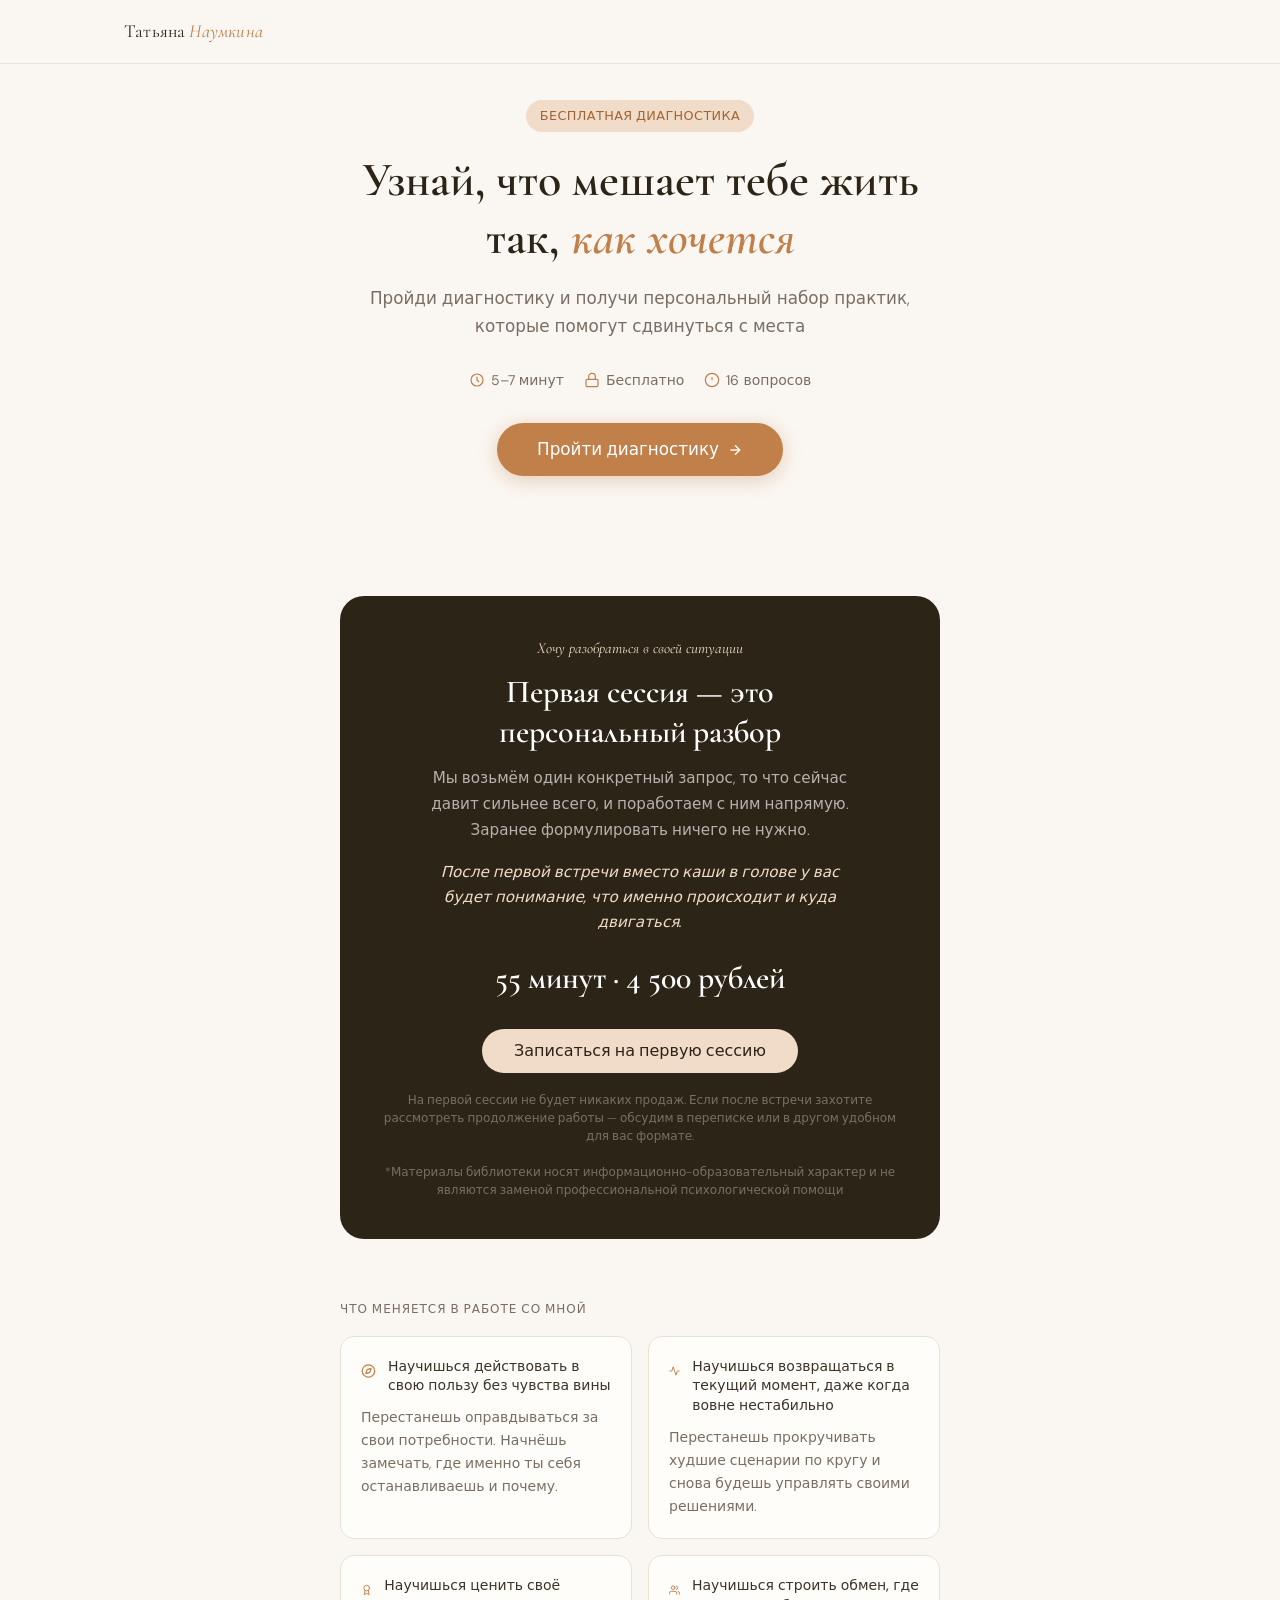
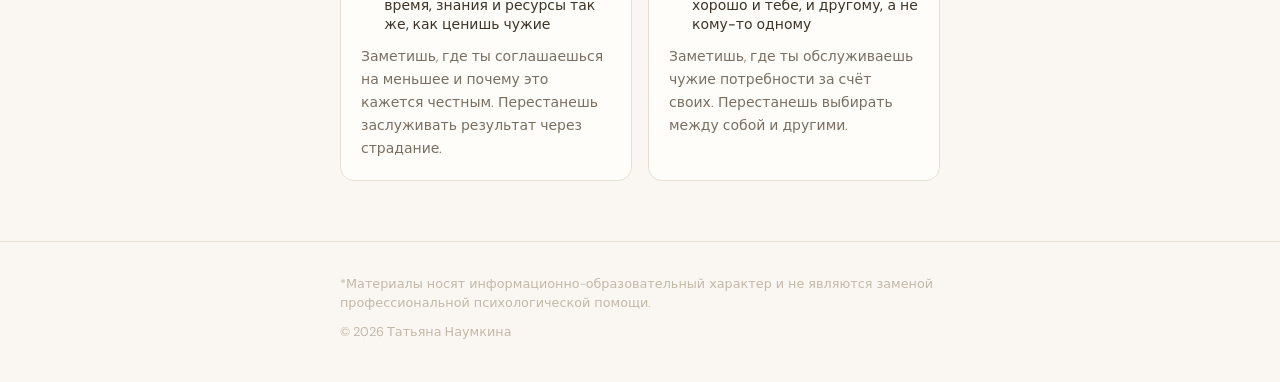
<file: index.html>
<!DOCTYPE html>
<html lang="ru">
<head>
  <meta charset="UTF-8">
  <meta name="viewport" content="width=device-width, initial-scale=1.0">
  <title>Татьяна Наумкина — Бесплатная диагностика</title>
  <meta name="description" content="Пройди диагностику и получи персональный набор практик, которые помогут сдвинуться с места">
  <link rel="stylesheet" href="style.css">
</head>
<body>

  <!-- НАВИГАЦИЯ -->
  <nav class="nav">
    <div class="nav__inner">
      <a href="index.html" class="nav__logo">
        Татьяна <em>Наумкина</em>
      </a>
    </div>
  </nav>

  <!-- HERO -->
  <main>
    <div class="container">
      <section class="hero">

        <div class="hero__eyebrow fade-in">
          <span class="pill pill--accent">Бесплатная диагностика</span>
        </div>

        <h1 class="hero__title fade-in">
          Узнай, что мешает тебе жить так, <em>как хочется</em>
        </h1>

        <p class="hero__subtitle fade-in">
          Пройди диагностику и получи персональный набор практик,<br>
          которые помогут сдвинуться с места
        </p>

        <div class="hero__meta fade-in">
          <div class="meta-row">
            <div class="meta-item">
              <svg viewBox="0 0 24 24" aria-hidden="true">
                <circle cx="12" cy="12" r="9"/>
                <polyline points="12 7 12 12 15 15"/>
              </svg>
              5–7 минут
            </div>
            <div class="meta-item">
              <svg viewBox="0 0 24 24" aria-hidden="true">
                <rect x="3" y="11" width="18" height="11" rx="2" ry="2"/>
                <path d="M7 11V7a5 5 0 0 1 10 0v4"/>
              </svg>
              Бесплатно
            </div>
            <div class="meta-item">
              <svg viewBox="0 0 24 24" aria-hidden="true">
                <circle cx="12" cy="12" r="10"/>
                <line x1="12" y1="8" x2="12" y2="12"/>
                <line x1="12" y1="16" x2="12.01" y2="16"/>
              </svg>
              16 вопросов
            </div>
          </div>
        </div>

        <div class="hero__cta fade-in">
          <a href="quiz.html" class="btn btn--primary btn--lg">
            Пройти диагностику
            <svg width="16" height="16" viewBox="0 0 24 24" fill="none" stroke="currentColor" stroke-width="2" aria-hidden="true">
              <line x1="5" y1="12" x2="19" y2="12"/>
              <polyline points="12 5 19 12 12 19"/>
            </svg>
          </a>
        </div>

      </section>
    </div>

    <!-- CTA БЛОК -->
    <div class="container">
      <div class="session-block fade-in" style="margin-bottom: 60px;">
        <span class="session-block__eyebrow">Хочу разобраться в своей ситуации</span>
        <h2 class="session-block__title">Первая сессия — это<br>персональный разбор</h2>
        <p class="session-block__desc">
          Мы возьмём один конкретный запрос, то что сейчас давит сильнее всего, и поработаем с ним напрямую. Заранее формулировать ничего не нужно.
        </p>
        <p class="session-block__insight">
          После первой встречи вместо каши в голове у вас будет понимание, что именно происходит и куда двигаться.
        </p>
        <p class="session-block__time"><span class="time-accent">55 минут</span> · <span class="time-accent">4 500 рублей</span></p>
        <a href="https://forms.yandex.ru/u/6a2276a31f1eb5ab4da837c9" target="_blank" rel="noopener" class="btn btn--accent-light">
          Записаться на первую сессию
        </a>
        <p class="session-block__disclaimer">
          На первой сессии не будет никаких продаж. Если после встречи захотите рассмотреть продолжение работы — обсудим в переписке или в другом удобном для вас формате.
        </p>
        <p class="session-block__disclaimer">
          *Материалы библиотеки носят информационно-образовательный характер
          и не являются заменой профессиональной психологической помощи
        </p>
      </div>
    </div>

    <!-- ЧТО МЕНЯЕТСЯ В РАБОТЕ СО МНОЙ -->
    <div class="container" style="margin-bottom:60px;">
      <p class="results-section-label" style="margin-bottom:16px;">Что меняется в работе со мной</p>
      <div class="outcomes-grid">

        <div class="outcome-card">
          <div class="outcome-card__header">
            <svg width="28" height="28" viewBox="0 0 24 24" fill="none" stroke="var(--accent)" stroke-width="2" stroke-linecap="round" stroke-linejoin="round" aria-hidden="true">
              <circle cx="12" cy="12" r="10"/>
              <polygon points="16.24 7.76 14.12 14.12 7.76 16.24 9.88 9.88 16.24 7.76"/>
            </svg>
            <strong>Научишься действовать в свою пользу без чувства вины</strong>
          </div>
          <p>Перестанешь оправдываться за свои потребности. Начнёшь замечать, где именно ты себя останавливаешь и почему.</p>
        </div>

        <div class="outcome-card">
          <div class="outcome-card__header">
            <svg width="28" height="28" viewBox="0 0 24 24" fill="none" stroke="var(--accent)" stroke-width="2" stroke-linecap="round" stroke-linejoin="round" aria-hidden="true">
              <polyline points="22 12 18 12 15 21 9 3 6 12 2 12"/>
            </svg>
            <strong>Научишься возвращаться в текущий момент, даже когда вовне нестабильно</strong>
          </div>
          <p>Перестанешь прокручивать худшие сценарии по кругу и снова будешь управлять своими решениями.</p>
        </div>

        <div class="outcome-card">
          <div class="outcome-card__header">
            <svg width="28" height="28" viewBox="0 0 24 24" fill="none" stroke="var(--accent)" stroke-width="2" stroke-linecap="round" stroke-linejoin="round" aria-hidden="true">
              <circle cx="12" cy="8" r="6"/>
              <path d="M15.477 12.89L17 22l-5-3-5 3 1.523-9.11"/>
            </svg>
            <strong>Научишься ценить своё время, знания и ресурсы так же, как ценишь чужие</strong>
          </div>
          <p>Заметишь, где ты соглашаешься на меньшее и почему это кажется честным. Перестанешь заслуживать результат через страдание.</p>
        </div>

        <div class="outcome-card">
          <div class="outcome-card__header">
            <svg width="28" height="28" viewBox="0 0 24 24" fill="none" stroke="var(--accent)" stroke-width="2" stroke-linecap="round" stroke-linejoin="round" aria-hidden="true">
              <path d="M17 21v-2a4 4 0 0 0-4-4H5a4 4 0 0 0-4 4v2"/>
              <circle cx="9" cy="7" r="4"/>
              <path d="M23 21v-2a4 4 0 0 0-3-3.87"/>
              <path d="M16 3.13a4 4 0 0 1 0 7.75"/>
            </svg>
            <strong>Научишься строить обмен, где хорошо и тебе, и другому, а не кому-то одному</strong>
          </div>
          <p>Заметишь, где ты обслуживаешь чужие потребности за счёт своих. Перестанешь выбирать между собой и другими.</p>
        </div>

      </div>
    </div>

  </main>

  <!-- FOOTER -->
  <footer class="footer">
    <div class="container">
      <div class="footer__inner">
        <p class="footer__disclaimer">
          *Материалы носят информационно-образовательный характер
          и не являются заменой профессиональной психологической помощи.
        </p>
        <p class="footer__copy">© 2026 Татьяна Наумкина</p>
      </div>
    </div>
  </footer>

  <script>
    // Анимация появления через IntersectionObserver
    const observer = new IntersectionObserver((entries) => {
      entries.forEach(entry => {
        if (entry.isIntersecting) {
          entry.target.classList.add('visible');
          observer.unobserve(entry.target);
        }
      });
    }, { threshold: 0.1, rootMargin: '0px 0px -40px 0px' });

    document.querySelectorAll('.fade-in, .stagger').forEach(el => {
      observer.observe(el);
    });

    // Первые элементы показываем сразу
    setTimeout(() => {
      document.querySelectorAll('.hero .fade-in').forEach((el, i) => {
        setTimeout(() => el.classList.add('visible'), i * 80);
      });
    }, 50);
  </script>

</body>
</html>
</file>
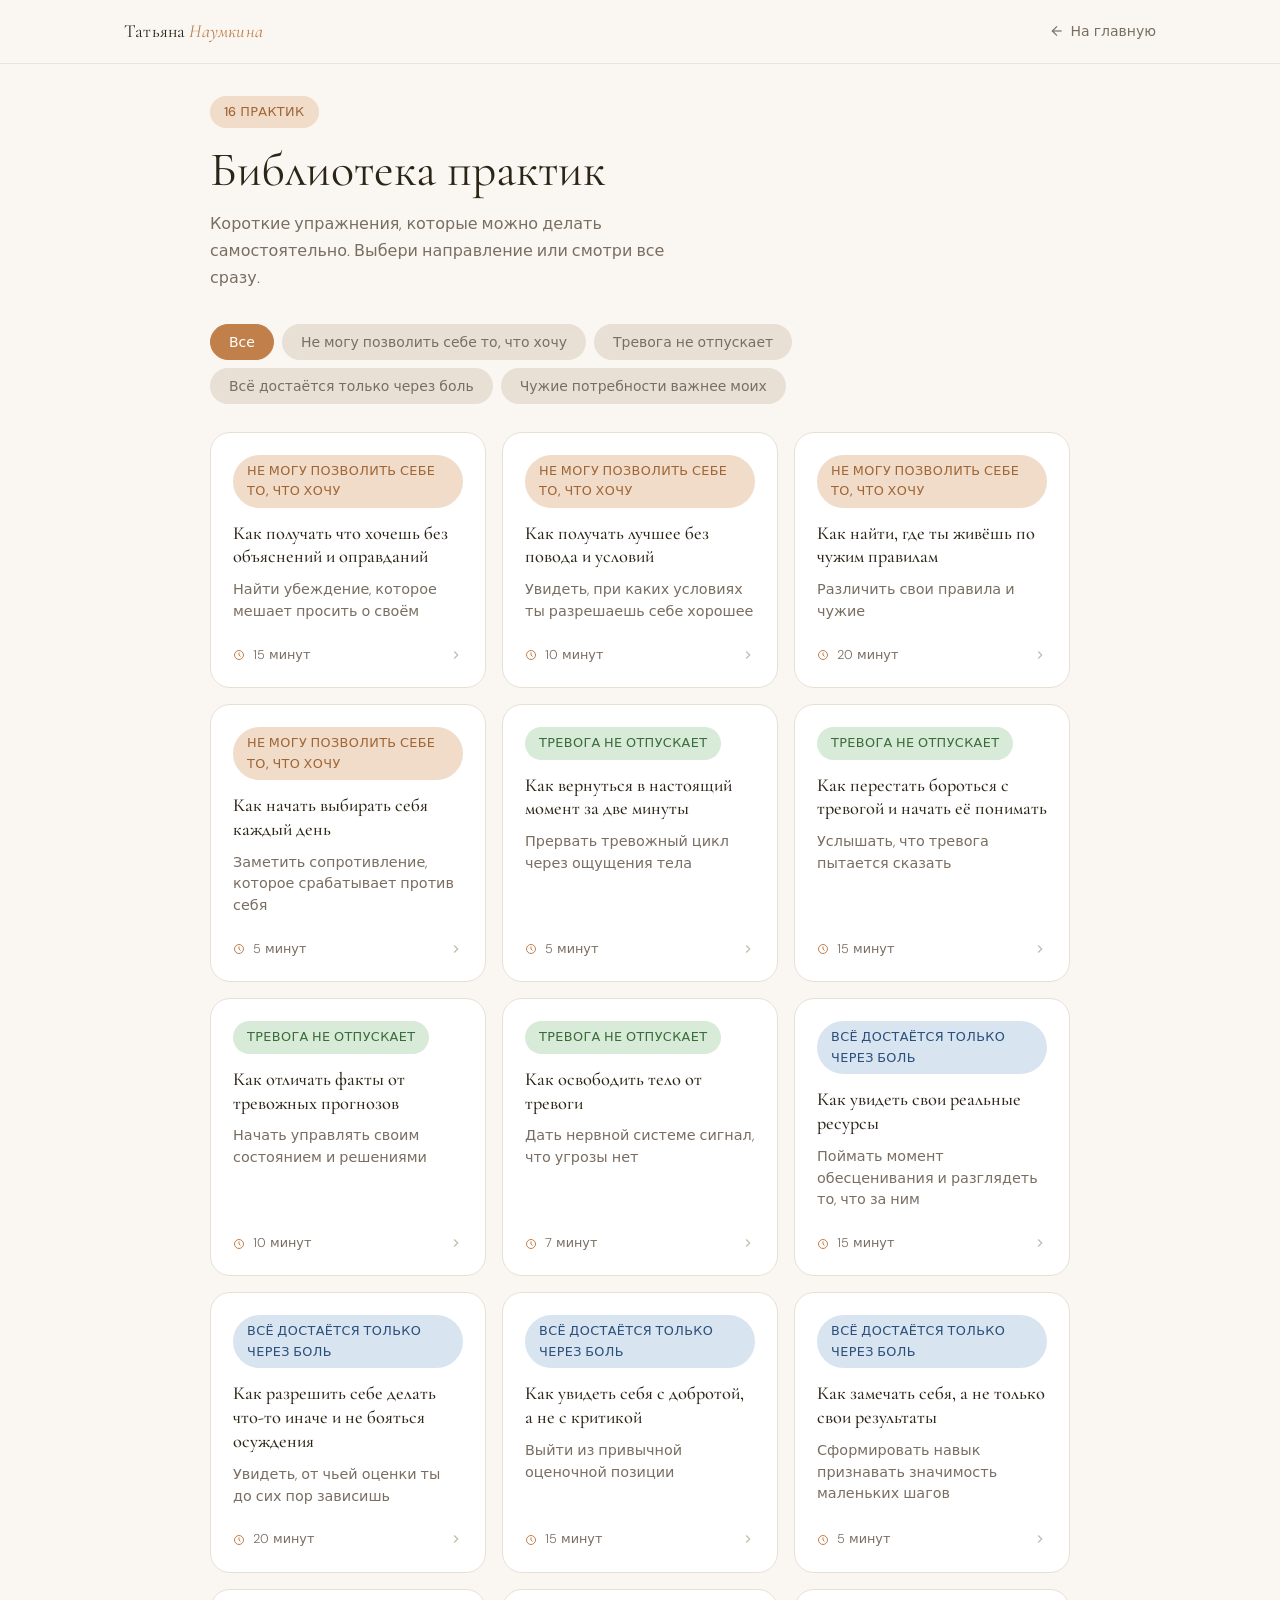
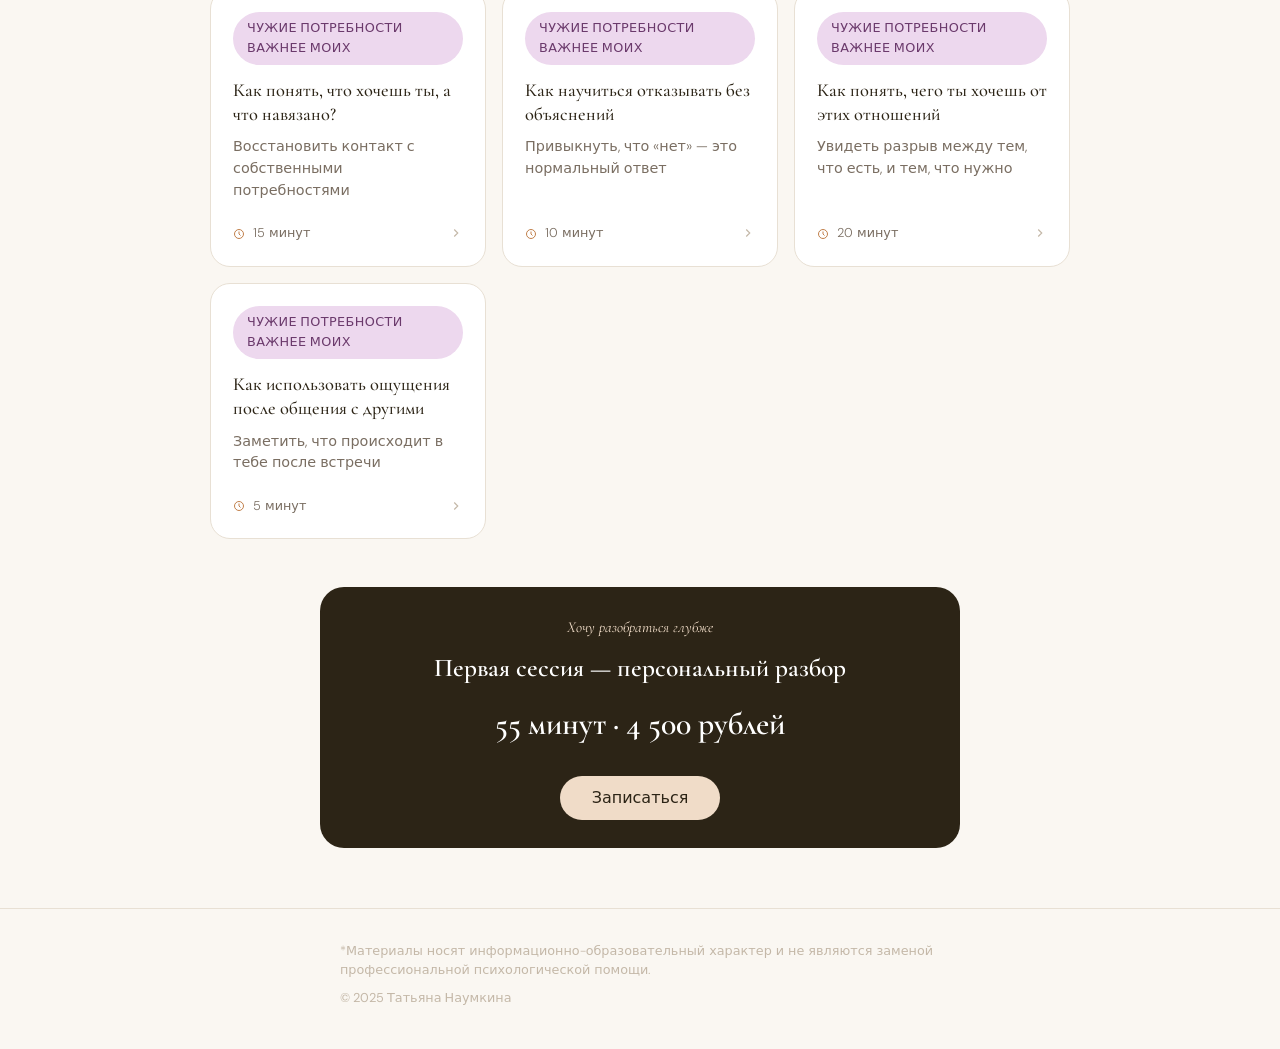
<file: library.html>
<!DOCTYPE html>
<html lang="ru">
<head>
  <meta charset="UTF-8">
  <meta name="viewport" content="width=device-width, initial-scale=1.0">
  <title>Библиотека практик — Татьяна Наумкина</title>
  <link rel="stylesheet" href="style.css">
</head>
<body>

  <!-- НАВИГАЦИЯ -->
  <nav class="nav">
    <div class="nav__inner">
      <a href="index.html" class="nav__logo">
        Татьяна <em>Наумкина</em>
      </a>
      <a href="index.html" class="nav__back">
        <svg viewBox="0 0 24 24" aria-hidden="true">
          <line x1="19" y1="12" x2="5" y2="12"/>
          <polyline points="12 19 5 12 12 5"/>
        </svg>
        На главную
      </a>
    </div>
  </nav>

  <main>
    <div class="container container--wide">

      <!-- ШАПКА -->
      <div style="padding-top:96px;padding-bottom:32px;">
        <span class="pill pill--accent" style="margin-bottom:14px;display:inline-flex;">
          16 практик
        </span>
        <h1 style="margin-bottom:10px;">Библиотека практик</h1>
        <p class="text-muted" style="font-weight:300;max-width:500px;line-height:1.7;">
          Короткие упражнения, которые можно делать самостоятельно.
          Выбери направление или смотри все сразу.
        </p>
      </div>

      <!-- ФИЛЬТР -->
      <div class="filter-pills" id="filterPills" style="margin-bottom:28px;">
        <button class="filter-pill active" data-dir="all">Все</button>
        <button class="filter-pill" data-dir="contact">Не могу позволить себе то, что хочу</button>
        <button class="filter-pill" data-dir="resilience">Тревога не отпускает</button>
        <button class="filter-pill" data-dir="self">Всё достаётся только через боль</button>
        <button class="filter-pill" data-dir="relations">Чужие потребности важнее моих</button>
      </div>

      <!-- СЕТКА КАРТОЧЕК -->
      <div class="practices-grid stagger" id="practicesGrid"></div>

      <!-- CTA БЛОК -->
      <div style="max-width:640px;margin:48px auto 60px;">
        <div class="session-block session-block--compact">
          <span class="session-block__eyebrow">Хочу разобраться глубже</span>
          <h2 class="session-block__title">Первая сессия — персональный разбор</h2>
          <p class="session-block__time"><span class="time-accent">55 минут</span> · <span class="time-accent">4 500 рублей</span></p>
          <a href="https://forms.yandex.ru/u/6a2276a31f1eb5ab4da837c9"
             target="_blank" rel="noopener"
             class="btn btn--accent-light">
            Записаться
          </a>
        </div>
      </div>

    </div>
  </main>

  <!-- FOOTER -->
  <footer class="footer">
    <div class="container">
      <div class="footer__inner">
        <p class="footer__disclaimer">
          *Материалы носят информационно-образовательный характер
          и не являются заменой профессиональной психологической помощи.
        </p>
        <p class="footer__copy">© 2025 Татьяна Наумкина</p>
      </div>
    </div>
  </footer>

  <script src="data.js"></script>
  <script>
    const DIR_LABELS = {
      contact:    'Не могу позволить себе то, что хочу',
      resilience: 'Тревога не отпускает',
      self:       'Всё достаётся только через боль',
      relations:  'Чужие потребности важнее моих'
    };

    let activeDir = 'all';

    // ============================================================
    //  РЕНДЕР КАРТОЧЕК
    // ============================================================
    function renderCards(dir) {
      const grid = document.getElementById('practicesGrid');
      const list = dir === 'all'
        ? PRACTICES
        : PRACTICES.filter(p => p.direction === dir);

      // Анимация исчезновения
      grid.style.transition = 'opacity 180ms ease';
      grid.style.opacity = '0';

      setTimeout(() => {
        grid.innerHTML = '';

        list.forEach(p => {
          const card = document.createElement('a');
          card.href = `practice.html?id=${p.id}`;
          card.className = 'card card--practice card--link';
          card.innerHTML = `
            <div class="card__tag">
              <span class="pill pill--${p.direction}">${DIR_LABELS[p.direction]}</span>
            </div>
            <div class="card__title">${p.title}</div>
            <div class="card__tagline">${p.tagline}</div>
            <div style="display:flex;align-items:center;justify-content:space-between;margin-top:auto;padding-top:12px;">
              <span style="font-size:.8rem;color:var(--muted);font-weight:300;">
                <svg width="12" height="12" viewBox="0 0 24 24" fill="none"
                     stroke="var(--accent)" stroke-width="2"
                     style="display:inline;vertical-align:middle;margin-right:4px;">
                  <circle cx="12" cy="12" r="9"/>
                  <polyline points="12 7 12 12 15 15"/>
                </svg>
                ${p.duration}
              </span>
              <svg width="14" height="14" viewBox="0 0 24 24" fill="none"
                   stroke="var(--taupe)" stroke-width="2">
                <polyline points="9 18 15 12 9 6"/>
              </svg>
            </div>
          `;
          grid.appendChild(card);
        });

        grid.style.opacity = '1';

        // Stagger-анимация
        grid.classList.remove('visible');
        requestAnimationFrame(() => {
          setTimeout(() => grid.classList.add('visible'), 20);
        });
      }, 180);
    }

    // ============================================================
    //  ФИЛЬТР
    // ============================================================
    document.getElementById('filterPills').addEventListener('click', e => {
      const btn = e.target.closest('.filter-pill');
      if (!btn) return;

      document.querySelectorAll('.filter-pill').forEach(b => b.classList.remove('active'));
      btn.classList.add('active');

      activeDir = btn.dataset.dir;
      renderCards(activeDir);
    });

    // ============================================================
    //  СТАРТ
    // ============================================================

    // Проверяем параметр из URL (если пришли с results с конкретным направлением)
    const urlDir = new URLSearchParams(window.location.search).get('dir');
    if (urlDir && ['contact','resilience','self','relations'].includes(urlDir)) {
      activeDir = urlDir;
      document.querySelectorAll('.filter-pill').forEach(b => {
        b.classList.toggle('active', b.dataset.dir === urlDir);
      });
    }

    renderCards(activeDir);
  </script>

</body>
</html>
</file>
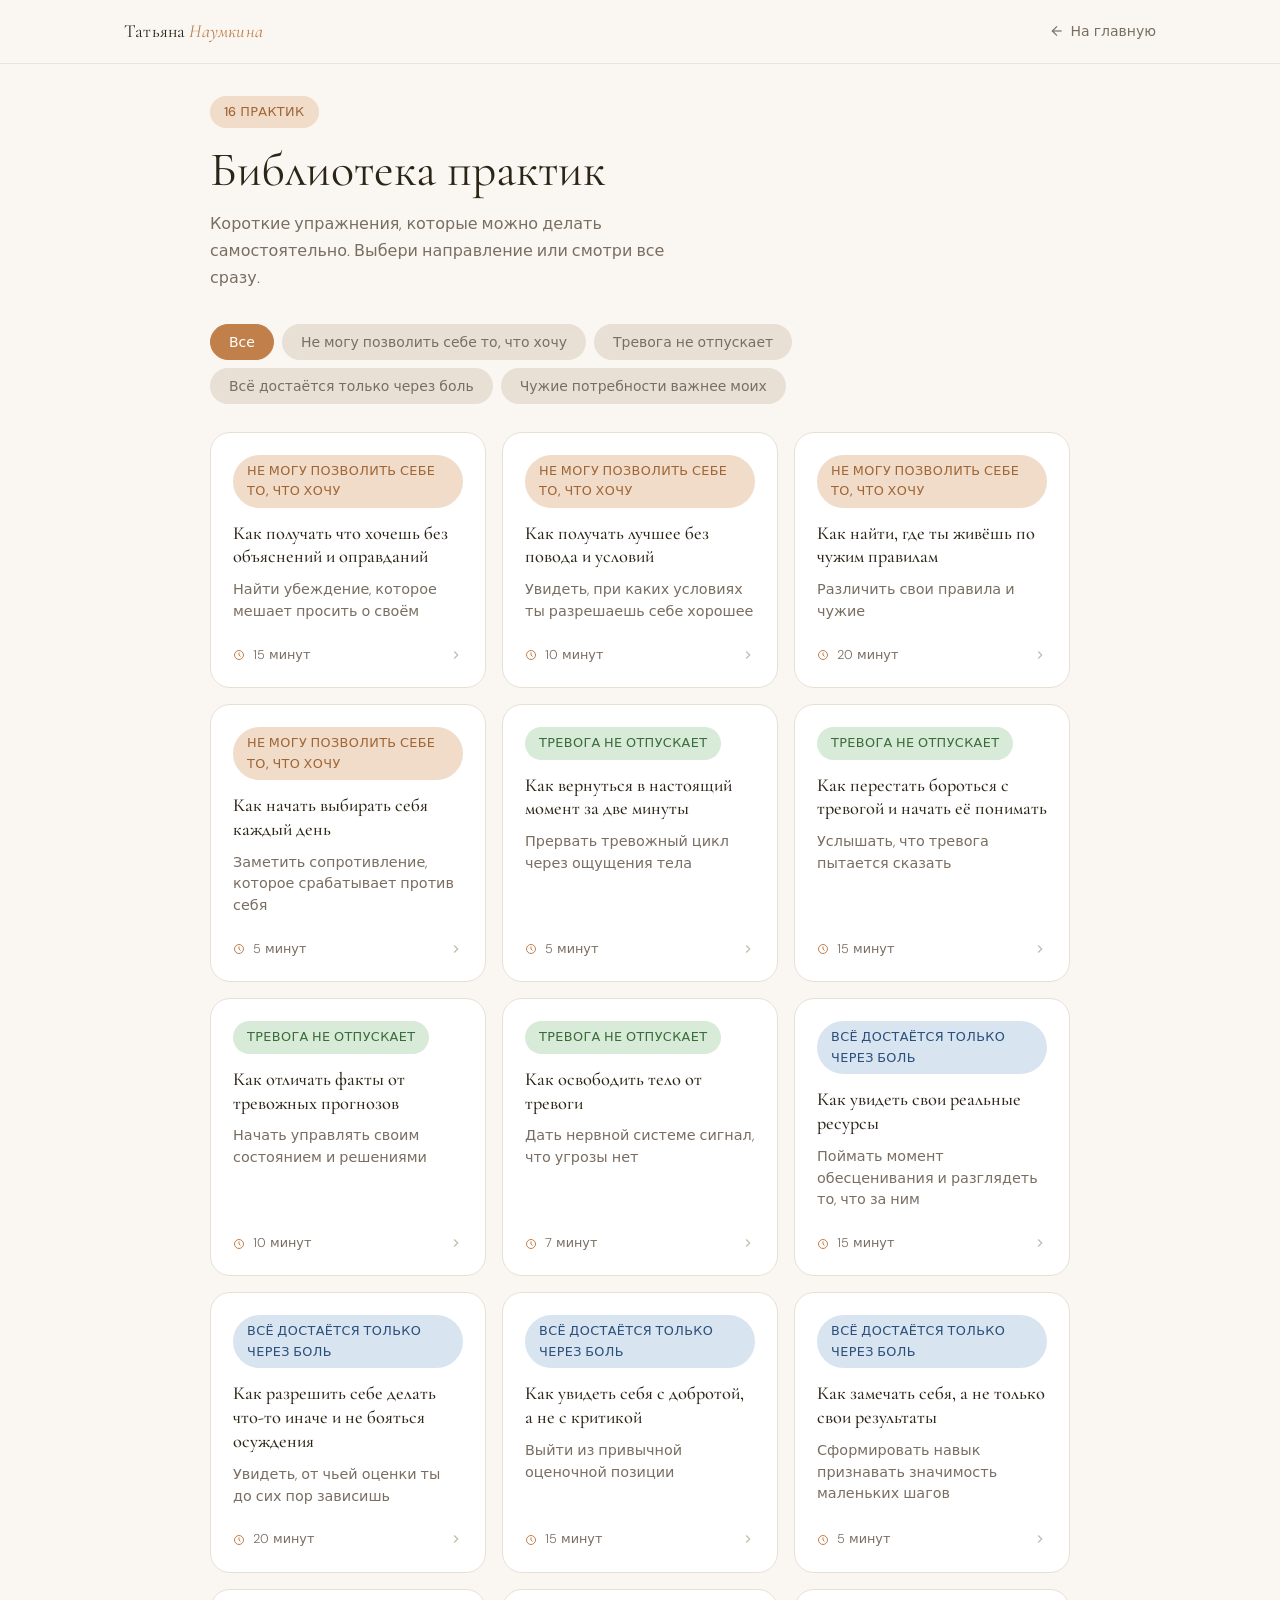
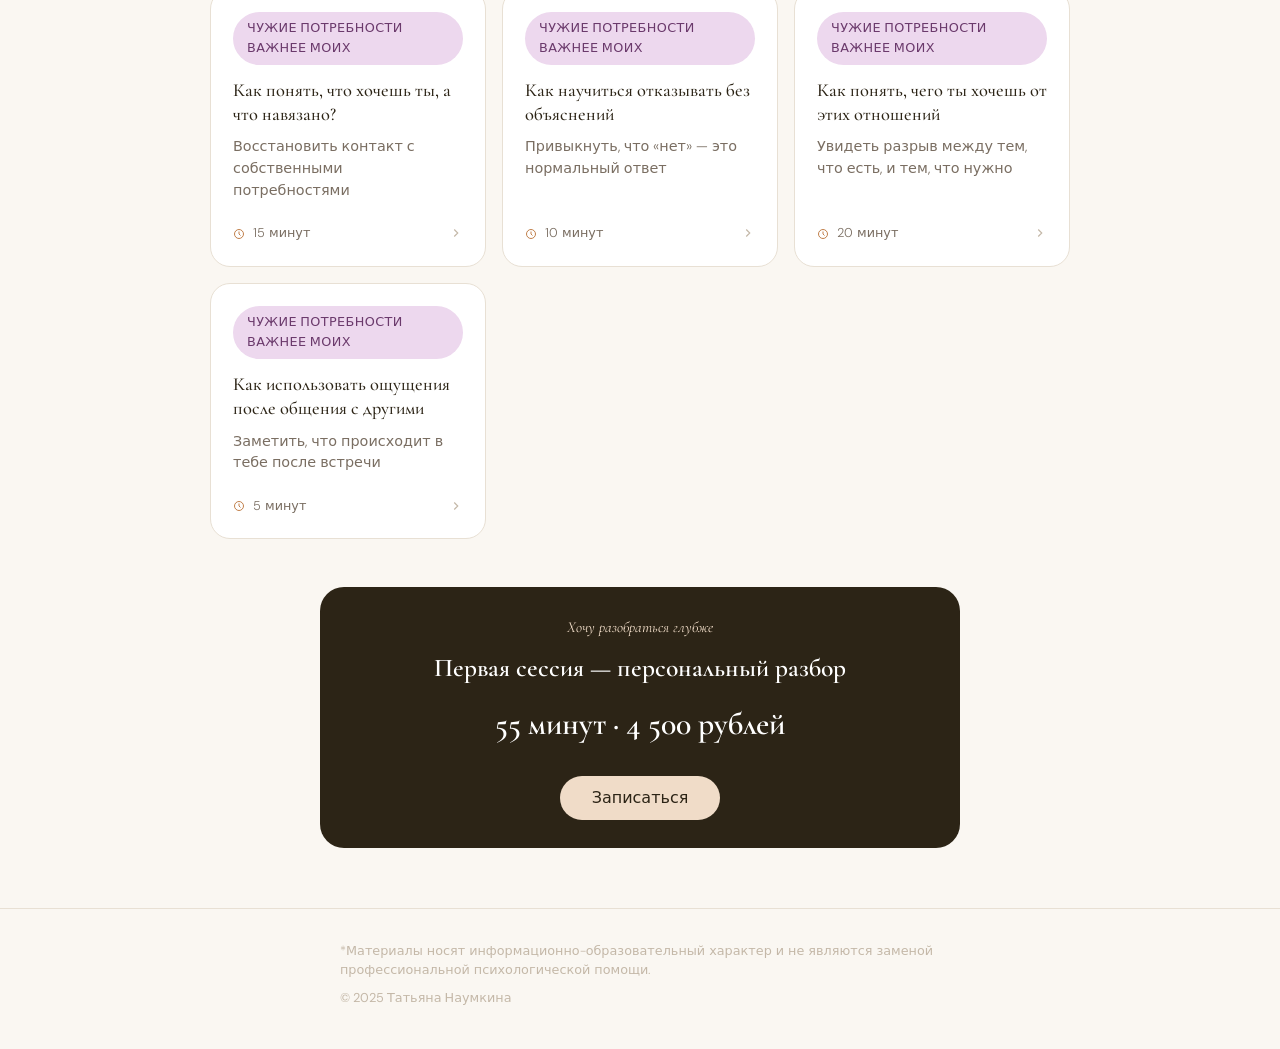
<file: practice.html>
<!DOCTYPE html>
<html lang="ru">
<head>
  <meta charset="UTF-8">
  <meta name="viewport" content="width=device-width, initial-scale=1.0">
  <title>Практика — Татьяна Наумкина</title>
  <link rel="stylesheet" href="style.css">
</head>
<body>

  <!-- НАВИГАЦИЯ -->
  <nav class="nav">
    <div class="nav__inner">
      <a href="index.html" class="nav__logo">
        Татьяна <em>Наумкина</em>
      </a>
      <a href="library.html" class="nav__back">
        <svg viewBox="0 0 24 24" aria-hidden="true">
          <line x1="19" y1="12" x2="5" y2="12"/>
          <polyline points="12 19 5 12 12 5"/>
        </svg>
        Все практики
      </a>
    </div>
  </nav>

  <main>
    <div class="container">

      <div id="practiceContent" style="padding-top:96px;padding-bottom:60px;">
        <!-- Заполняется JS -->
      </div>

    </div>
  </main>

  <!-- FOOTER -->
  <footer class="footer">
    <div class="container">
      <div class="footer__inner">
        <p class="footer__disclaimer">
          *Материалы носят информационно-образовательный характер
          и не являются заменой профессиональной психологической помощи.
        </p>
        <p class="footer__copy">© 2025 Татьяна Наумкина</p>
      </div>
    </div>
  </footer>

  <script src="data.js"></script>
  <script>
    const DIR_LABELS = {
      contact:    'Не могу позволить себе то, что хочу',
      resilience: 'Тревога не отпускает',
      self:       'Всё достаётся только через боль',
      relations:  'Чужие потребности важнее моих'
    };

    // ============================================================
    //  РЕНДЕР
    // ============================================================
    function render() {
      const id = new URLSearchParams(window.location.search).get('id');
      const practice = getPracticeById(id);

      if (!practice) {
        window.location.href = 'library.html';
        return;
      }

      // Обновляем title страницы
      document.title = `${practice.title} — Татьяна Наумкина`;

      const stepsHTML = practice.steps
        .map(s => `<li>${s}</li>`)
        .join('');

      const fromResults = new URLSearchParams(window.location.search).get('from') === 'results';

      const wrap = document.getElementById('practiceContent');
      wrap.innerHTML = `

        <!-- ТЕГ + ЗАГОЛОВОК -->
        <div style="margin-bottom:28px;" class="fade-in">
          <div style="display:flex;align-items:center;gap:10px;margin-bottom:16px;">
            <span class="pill pill--${practice.direction}">
              ${DIR_LABELS[practice.direction]}
            </span>
            <span style="font-size:.8rem;color:var(--muted);font-weight:300;display:flex;align-items:center;gap:5px;">
              <svg width="12" height="12" viewBox="0 0 24 24" fill="none"
                   stroke="var(--accent)" stroke-width="2">
                <circle cx="12" cy="12" r="9"/>
                <polyline points="12 7 12 12 15 15"/>
              </svg>
              ${practice.duration}
            </span>
          </div>

          <h1 style="margin-bottom:10px;">${practice.title}</h1>
          <p style="font-size:1.05rem;color:var(--muted);font-weight:300;line-height:1.7;">
            ${practice.tagline}
          </p>
        </div>

        <!-- ЗАЧЕМ ЭТО ТЕБЕ -->
        <div class="practice-section practice-section--why fade-in">
          <div class="practice-section__label">Зачем это тебе</div>
          <p class="practice-section__text">${practice.why}</p>
        </div>

        <!-- КАК ВЫПОЛНЯТЬ -->
        <div class="practice-section fade-in">
          <div class="practice-section__label">Как выполнять</div>
          <ol class="steps-list">
            ${stepsHTML}
          </ol>
        </div>

        <!-- ОБРАТИ ВНИМАНИЕ -->
        <div class="practice-note fade-in">
          ${practice.note}
        </div>

        <!-- КНОПКА НАЗАД -->
        <div class="fade-in" style="margin-bottom:40px;display:flex;gap:12px;flex-wrap:wrap;">
          ${fromResults ? `<a href="results.html" class="btn btn--outline">
            <svg width="14" height="14" viewBox="0 0 24 24" fill="none"
                 stroke="currentColor" stroke-width="2">
              <line x1="19" y1="12" x2="5" y2="12"/>
              <polyline points="12 19 5 12 12 5"/>
            </svg>
            Вернуться к результатам
          </a>` : ''}
          <a href="library.html" class="btn btn--outline">
            <svg width="14" height="14" viewBox="0 0 24 24" fill="none"
                 stroke="currentColor" stroke-width="2">
              <line x1="19" y1="12" x2="5" y2="12"/>
              <polyline points="12 19 5 12 12 5"/>
            </svg>
            Все практики
          </a>
        </div>

        <!-- CTA БЛОК -->
        <div class="session-block fade-in" style="margin-bottom:40px;">
          <span class="session-block__eyebrow">Хочу разобраться в своей ситуации</span>
          <h2 class="session-block__title">Первая сессия — это<br>персональный разбор</h2>
          <p class="session-block__desc">
            Мы возьмём один конкретный запрос, то что сейчас давит сильнее всего, и поработаем с ним напрямую. Заранее формулировать ничего не нужно.
          </p>
          <p class="session-block__insight">
            После первой встречи вместо каши в голове у вас будет понимание, что именно происходит и куда двигаться.
          </p>
          <p class="session-block__time"><span class="time-accent">55 минут</span> · <span class="time-accent">4 500 рублей</span></p>
          <a href="https://forms.yandex.ru/u/6a2276a31f1eb5ab4da837c9"
             target="_blank" rel="noopener"
             class="btn btn--accent-light">
            Записаться на первую сессию
          </a>
          <p class="session-block__disclaimer">
            Это не продающая сессия, поэтому если после встречи вы захотите рассмотреть продолжение работы — обсудим в переписке или в другом удобном для вас формате ПОСЛЕ сессии.
          </p>
          <p class="session-block__disclaimer">
            *Материалы библиотеки носят информационно-образовательный характер
            и не являются заменой профессиональной психологической помощи
          </p>
        </div>

        <!-- ЧТО МЕНЯЕТСЯ В РАБОТЕ СО МНОЙ -->
        <div style="margin-bottom:60px;" class="fade-in">
          <p class="results-section-label" style="margin-bottom:16px;">Что меняется в работе со мной</p>
          <div class="outcomes-grid">

            <div class="outcome-card">
              <div class="outcome-card__header">
                <svg width="28" height="28" viewBox="0 0 24 24" fill="none" stroke="var(--accent)" stroke-width="2" stroke-linecap="round" stroke-linejoin="round" aria-hidden="true">
                  <circle cx="12" cy="12" r="10"/>
                  <polygon points="16.24 7.76 14.12 14.12 7.76 16.24 9.88 9.88 16.24 7.76"/>
                </svg>
                <strong>Научишься действовать в свою пользу без чувства вины</strong>
              </div>
              <p>Перестанешь оправдываться за свои потребности. Начнёшь замечать, где именно ты себя останавливаешь и почему.</p>
            </div>

            <div class="outcome-card">
              <div class="outcome-card__header">
                <svg width="28" height="28" viewBox="0 0 24 24" fill="none" stroke="var(--accent)" stroke-width="2" stroke-linecap="round" stroke-linejoin="round" aria-hidden="true">
                  <polyline points="22 12 18 12 15 21 9 3 6 12 2 12"/>
                </svg>
                <strong>Научишься возвращаться в текущий момент, даже когда вовне нестабильно</strong>
              </div>
              <p>Перестанешь прокручивать худшие сценарии по кругу и снова будешь управлять своими решениями.</p>
            </div>

            <div class="outcome-card">
              <div class="outcome-card__header">
                <svg width="28" height="28" viewBox="0 0 24 24" fill="none" stroke="var(--accent)" stroke-width="2" stroke-linecap="round" stroke-linejoin="round" aria-hidden="true">
                  <circle cx="12" cy="8" r="6"/>
                  <path d="M15.477 12.89L17 22l-5-3-5 3 1.523-9.11"/>
                </svg>
                <strong>Научишься ценить своё время, знания и ресурсы так же, как ценишь чужие</strong>
              </div>
              <p>Заметишь, где ты соглашаешься на меньшее и почему это кажется честным. Перестанешь заслуживать результат через страдание.</p>
            </div>

            <div class="outcome-card">
              <div class="outcome-card__header">
                <svg width="28" height="28" viewBox="0 0 24 24" fill="none" stroke="var(--accent)" stroke-width="2" stroke-linecap="round" stroke-linejoin="round" aria-hidden="true">
                  <path d="M17 21v-2a4 4 0 0 0-4-4H5a4 4 0 0 0-4 4v2"/>
                  <circle cx="9" cy="7" r="4"/>
                  <path d="M23 21v-2a4 4 0 0 0-3-3.87"/>
                  <path d="M16 3.13a4 4 0 0 1 0 7.75"/>
                </svg>
                <strong>Научишься строить обмен, где хорошо и тебе, и другому, а не кому-то одному</strong>
              </div>
              <p>Заметишь, где ты обслуживаешь чужие потребности за счёт своих. Перестанешь выбирать между собой и другими.</p>
            </div>

          </div>
        </div>

      `;

      // Анимации
      const observer = new IntersectionObserver((entries) => {
        entries.forEach(entry => {
          if (entry.isIntersecting) {
            entry.target.classList.add('visible');
            observer.unobserve(entry.target);
          }
        });
      }, { threshold: 0.08, rootMargin: '0px 0px -30px 0px' });

      // Первые элементы сразу
      wrap.querySelectorAll('.fade-in').forEach((el, i) => {
        setTimeout(() => {
          el.classList.add('visible');
        }, i * 80);
      });
    }

    render();
  </script>

</body>
</html>
</file>
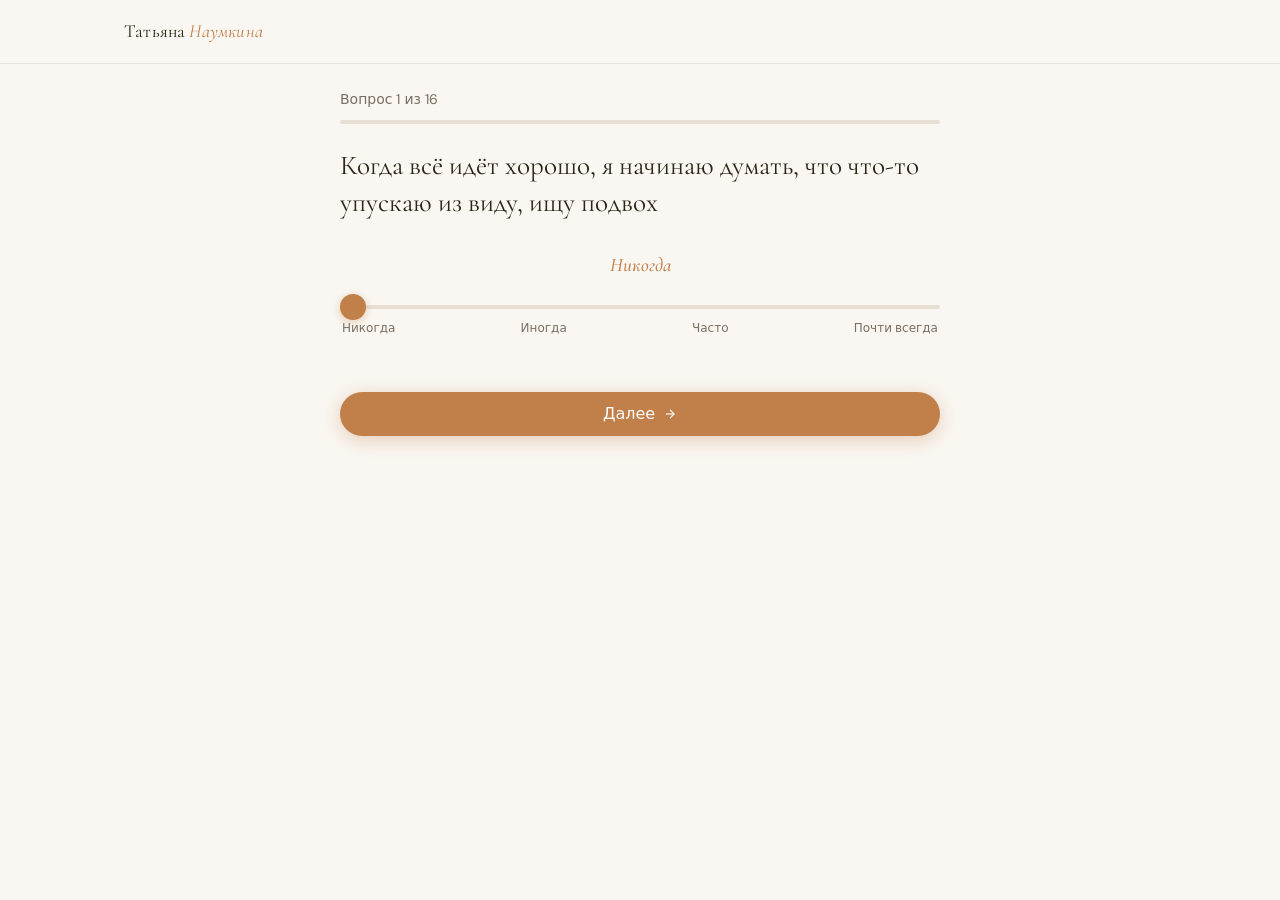
<file: quiz.html>
<!DOCTYPE html>
<html lang="ru">
<head>
  <meta charset="UTF-8">
  <meta name="viewport" content="width=device-width, initial-scale=1.0">
  <title>Диагностика — Татьяна Наумкина</title>
  <link rel="stylesheet" href="style.css">
</head>
<body>

  <!-- НАВИГАЦИЯ -->
  <nav class="nav">
    <div class="nav__inner">
      <a href="index.html" class="nav__logo">
        Татьяна <em>Наумкина</em>
      </a>
      <button class="nav__back" id="navBack" onclick="goBack()">
        <svg viewBox="0 0 24 24" aria-hidden="true">
          <line x1="19" y1="12" x2="5" y2="12"/>
          <polyline points="12 19 5 12 12 5"/>
        </svg>
        Назад
      </button>
    </div>
  </nav>

  <!-- LOADER -->
  <div class="loader-overlay" id="loader">
    <div class="loader-dots">
      <span></span><span></span><span></span>
    </div>
    <p class="loader-text">Считаем результаты…</p>
  </div>

  <!-- ОСНОВНОЙ КОНТЕНТ -->
  <main>
    <div class="container">

      <!-- ПРОГРЕСС -->
      <div class="quiz-header">
        <div class="quiz-counter" id="counter">Вопрос 1 из 16</div>
        <div class="progress-bar">
          <div class="progress-bar__fill" id="progressFill" style="width: 0%"></div>
        </div>
      </div>

      <!-- ВОПРОС -->
      <div id="questionWrap">
        <p class="quiz-question" id="questionText"></p>

        <div class="quiz-options" id="optionsWrap"></div>

        <div class="quiz-nav">
          <button class="quiz-nav-back" id="backBtn" onclick="goBack()">
            <svg viewBox="0 0 24 24" aria-hidden="true">
              <line x1="19" y1="12" x2="5" y2="12"/>
              <polyline points="12 19 5 12 12 5"/>
            </svg>
            Назад
          </button>
        </div>
      </div>

    </div>
  </main>

  <script src="data.js"></script>
  <script>
    // ============================================================
    //  СОСТОЯНИЕ
    // ============================================================
    let questions = [];   // перемешанные вопросы
    let current  = 0;     // текущий индекс
    let answers  = {};    // { questionId: score }

    // ============================================================
    //  ИНИЦИАЛИЗАЦИЯ
    // ============================================================
    function init() {
      // Перемешиваем вопросы
      questions = shuffleArray(QUESTIONS);

      // Восстанавливаем прогресс если есть
      const saved = localStorage.getItem('quiz_answers');
      const savedIdx = localStorage.getItem('quiz_current');
      if (saved) {
        answers = JSON.parse(saved);
        current = savedIdx ? parseInt(savedIdx) : 0;
        // Если уже закончили — на results
        if (current >= questions.length) {
          window.location.href = 'results.html';
          return;
        }
      }

      renderQuestion();
    }

    // ============================================================
    //  РЕНДЕР ВОПРОСА
    // ============================================================
    const SLIDER_LABELS = ['Никогда', 'Иногда', 'Часто', 'Почти всегда'];

    function renderQuestion() {
      const q = questions[current];
      const total = questions.length;

      // Счётчик и прогресс
      document.getElementById('counter').textContent =
        `Вопрос ${current + 1} из ${total}`;
      document.getElementById('progressFill').style.width =
        `${(current / total) * 100}%`;

      // Кнопка «Назад» скрыта на первом вопросе
      document.getElementById('backBtn').style.visibility =
        current === 0 ? 'hidden' : 'visible';
      document.getElementById('navBack').style.visibility =
        current === 0 ? 'hidden' : 'visible';

      // Текст вопроса
      document.getElementById('questionText').textContent = q.text;

      // Слайдер
      const savedScore = answers[q.id] !== undefined ? answers[q.id] : 0;
      const wrap = document.getElementById('optionsWrap');
      wrap.innerHTML = `
        <div class="quiz-slider-wrap">
          <div class="quiz-slider-current-label" id="sliderCurrentLabel">${SLIDER_LABELS[savedScore]}</div>
          <input type="range" class="quiz-slider" id="sliderInput"
                 min="0" max="3" step="1" value="${savedScore}">
          <div class="quiz-slider-labels">
            <span>Никогда</span>
            <span>Иногда</span>
            <span>Часто</span>
            <span>Почти всегда</span>
          </div>
        </div>
        <button class="btn btn--primary quiz-slider-next" id="sliderNext">
          Далее
          <svg width="14" height="14" viewBox="0 0 24 24" fill="none" stroke="currentColor" stroke-width="2" aria-hidden="true">
            <line x1="5" y1="12" x2="19" y2="12"/>
            <polyline points="12 5 19 12 12 19"/>
          </svg>
        </button>
      `;

      const slider = document.getElementById('sliderInput');
      const currentLabel = document.getElementById('sliderCurrentLabel');

      slider.addEventListener('input', () => {
        currentLabel.textContent = SLIDER_LABELS[parseInt(slider.value)];
      });

      document.getElementById('sliderNext').addEventListener('click', () => {
        selectOption(parseInt(slider.value));
      });

      // Анимация появления
      const wrap2 = document.getElementById('questionWrap');
      wrap2.style.opacity = '0';
      wrap2.style.transform = 'translateY(12px)';
      requestAnimationFrame(() => {
        wrap2.style.transition = 'opacity 280ms ease, transform 280ms ease';
        wrap2.style.opacity = '1';
        wrap2.style.transform = 'translateY(0)';
      });
    }

    // ============================================================
    //  ВЫБОР ОТВЕТА
    // ============================================================
    function selectOption(score) {
      const q = questions[current];

      // Сохраняем ответ
      answers[q.id] = score;
      localStorage.setItem('quiz_answers', JSON.stringify(answers));

      if (current < questions.length - 1) {
        current++;
        localStorage.setItem('quiz_current', current);
        animateNext();
      } else {
        localStorage.setItem('quiz_current', questions.length);
        showLoader();
      }
    }

    // ============================================================
    //  АНИМАЦИЯ ПЕРЕХОДА
    // ============================================================
    function animateNext() {
      const wrap = document.getElementById('questionWrap');
      wrap.style.transition = 'opacity 200ms ease, transform 200ms ease';
      wrap.style.opacity = '0';
      wrap.style.transform = 'translateY(-8px)';

      setTimeout(() => {
        renderQuestion();
      }, 200);
    }

    // ============================================================
    //  ЛОАДЕР → results.html
    // ============================================================
    function showLoader() {
      const wrap = document.getElementById('questionWrap');
      wrap.style.transition = 'opacity 200ms ease';
      wrap.style.opacity = '0';

      const loader = document.getElementById('loader');
      loader.classList.add('visible');

      setTimeout(() => {
        window.location.href = 'results.html';
      }, 1400);
    }

    // ============================================================
    //  НАЗАД
    // ============================================================
    function goBack() {
      if (current === 0) {
        window.location.href = 'index.html';
        return;
      }
      current--;
      localStorage.setItem('quiz_current', current);

      const wrap = document.getElementById('questionWrap');
      wrap.style.transition = 'opacity 200ms ease, transform 200ms ease';
      wrap.style.opacity = '0';
      wrap.style.transform = 'translateY(8px)';

      setTimeout(() => renderQuestion(), 200);
    }

    // ============================================================
    //  СТАРТ
    // ============================================================
    init();
  </script>

</body>
</html>
</file>
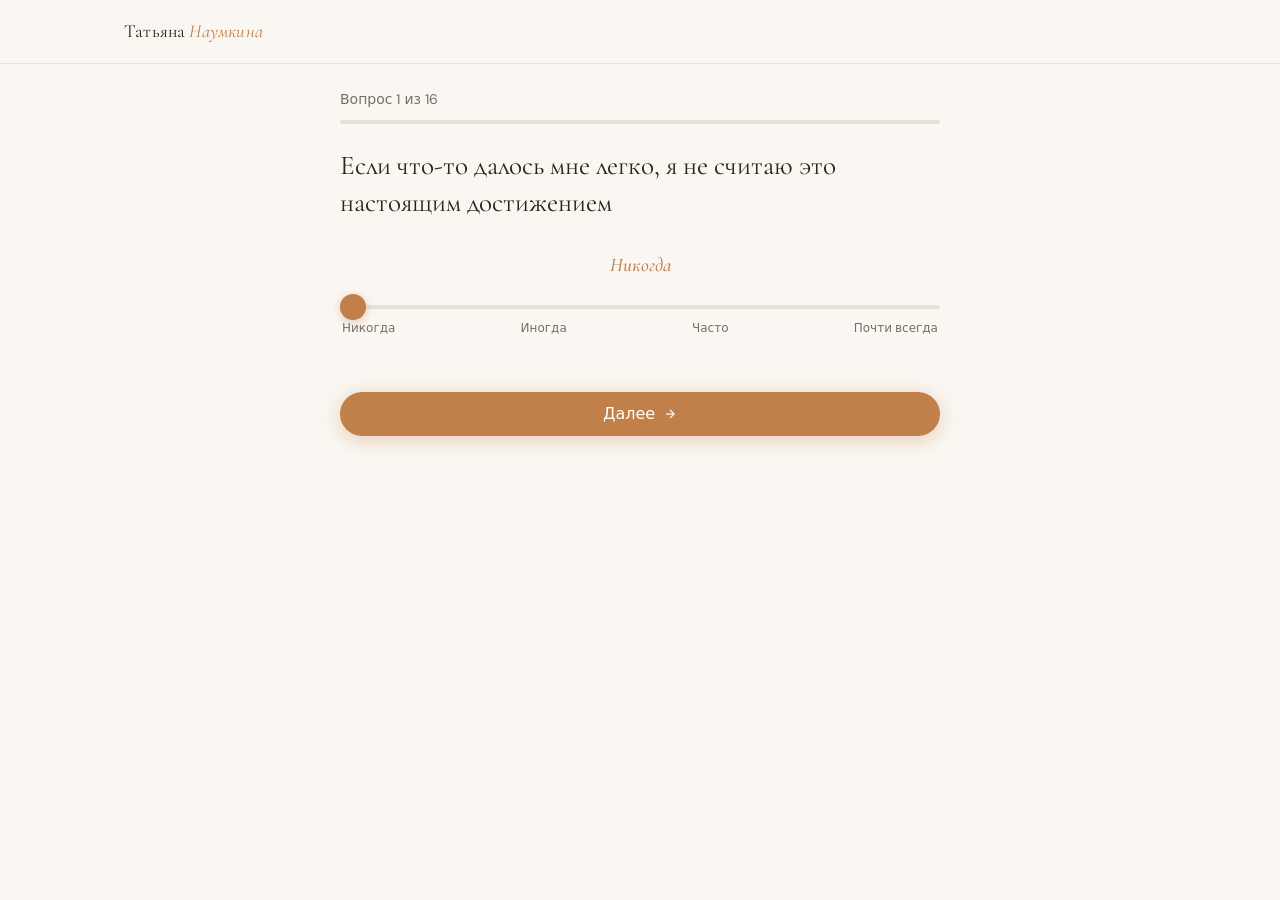
<file: results.html>
<!DOCTYPE html>
<html lang="ru">
<head>
  <meta charset="UTF-8">
  <meta name="viewport" content="width=device-width, initial-scale=1.0">
  <title>Результаты — Татьяна Наумкина</title>
  <link rel="stylesheet" href="style.css">
</head>
<body>

  <!-- НАВИГАЦИЯ -->
  <nav class="nav">
    <div class="nav__inner">
      <a href="index.html" class="nav__logo">
        Татьяна <em>Наумкина</em>
      </a>
      <a href="index.html" class="nav__back">
        <svg viewBox="0 0 24 24" aria-hidden="true">
          <line x1="19" y1="12" x2="5" y2="12"/>
          <polyline points="12 19 5 12 12 5"/>
        </svg>
        На главную
      </a>
    </div>
  </nav>

  <main>
    <div class="container">

      <!-- ШАПКА -->
      <div class="results-header">
        <span class="pill pill--accent" style="margin-bottom:16px;display:inline-flex;">
          Твои результаты
        </span>
        <h1 style="font-size:clamp(1.5rem,4vw,2.2rem);margin-bottom:8px;" id="resultsTitle"></h1>
      </div>

      <!-- БАРЫ НАПРАВЛЕНИЙ -->
      <div style="margin-bottom:32px;">
        <div class="direction-bars" id="directionBars"></div>
      </div>

      <p style="font-size:.9rem;color:var(--muted);font-weight:300;line-height:1.7;margin-bottom:28px;">
        На основе твоих ответов я определила главное направление работы для тебя в данный момент и подобрала практики. Начни с ОДНОЙ, к которой больше всего тянет
      </p>

      <hr class="divider">

      <!-- КАРТОЧКА ПОБЕДИТЕЛЯ -->
      <div class="results-winner fade-in" id="winnerCard">
        <div class="results-winner__label" id="winnerLabel"></div>
        <h2 class="results-winner__title" id="winnerTitle"></h2>
        <p class="results-winner__desc" id="winnerDesc"></p>

      </div>

      <!-- РЕКОМЕНДОВАННЫЕ ПРАКТИКИ -->
      <div style="margin-bottom:32px;">
        <p class="results-section-label">Персональный набор практик</p>
        <p class="text-muted" style="font-size:.875rem;margin-bottom:16px;font-weight:300;">
          Подобраны на основе твоих ответов
        </p>
        <div class="recommended-practices" id="recommendedPractices"></div>

        <div style="text-align:center;margin-top:8px;">
          <a href="library.html" class="btn btn--outline">
            Полная библиотека практик
          </a>
        </div>
      </div>

      <!-- КНОПКА СБРОСА -->
      <div style="text-align:center; margin: 0 0 40px;">
        <button onclick="resetQuiz()" class="btn btn--outline">
          Пройти диагностику заново
        </button>
        <p class="text-muted" style="font-size:.85rem; margin-top:10px; font-weight:300;">
          Результаты будут сброшены
        </p>
      </div>

      <!-- CTA БЛОК -->
      <div class="session-block fade-in" style="margin-bottom:60px;">
        <span class="session-block__eyebrow">Хочу разобраться в своей ситуации</span>
        <h2 class="session-block__title">Первая сессия — это<br>персональный разбор</h2>
        <p class="session-block__desc">
          Мы возьмём один конкретный запрос, то что сейчас давит сильнее всего, и поработаем с ним напрямую. Заранее формулировать ничего не нужно.
        </p>
        <p class="session-block__insight">
          После первой встречи вместо каши в голове у вас будет понимание, что именно происходит и куда двигаться.
        </p>
        <p class="session-block__time"><span class="time-accent">55 минут</span> · <span class="time-accent">4 500 рублей</span></p>
        <a href="https://forms.yandex.ru/u/6a2276a31f1eb5ab4da837c9"
           target="_blank" rel="noopener"
           class="btn btn--accent-light">
          Записаться на первую сессию
        </a>
        <p class="session-block__disclaimer">
          Это не продающая сессия, поэтому если после встречи вы захотите рассмотреть продолжение работы — обсудим в переписке или в другом удобном для вас формате ПОСЛЕ сессии.
        </p>
        <p class="session-block__disclaimer">
          *Материалы библиотеки носят информационно-образовательный характер
          и не являются заменой профессиональной психологической помощи
        </p>
      </div>


      <!-- РЕЗУЛЬТАТЫ РАБОТЫ -->
      <div style="margin-bottom:60px;">
        <p class="results-section-label" style="margin-bottom:16px;">Что меняется в работе со мной</p>
        <div class="outcomes-grid">

          <div class="outcome-card">
            <div class="outcome-card__header">
              <svg width="28" height="28" viewBox="0 0 24 24" fill="none" stroke="var(--accent)" stroke-width="2" stroke-linecap="round" stroke-linejoin="round" aria-hidden="true">
                <circle cx="12" cy="12" r="10"/>
                <polygon points="16.24 7.76 14.12 14.12 7.76 16.24 9.88 9.88 16.24 7.76"/>
              </svg>
              <strong>Научишься действовать в свою пользу без чувства вины</strong>
            </div>
            <p>Перестанешь оправдываться за свои потребности. Начнёшь замечать, где именно ты себя останавливаешь и почему.</p>
          </div>

          <div class="outcome-card">
            <div class="outcome-card__header">
              <svg width="28" height="28" viewBox="0 0 24 24" fill="none" stroke="var(--accent)" stroke-width="2" stroke-linecap="round" stroke-linejoin="round" aria-hidden="true">
                <polyline points="22 12 18 12 15 21 9 3 6 12 2 12"/>
              </svg>
              <strong>Научишься возвращаться в текущий момент, даже когда вовне нестабильно</strong>
            </div>
            <p>Перестанешь прокручивать худшие сценарии по кругу и снова будешь управлять своими решениями.</p>
          </div>

          <div class="outcome-card">
            <div class="outcome-card__header">
              <svg width="28" height="28" viewBox="0 0 24 24" fill="none" stroke="var(--accent)" stroke-width="2" stroke-linecap="round" stroke-linejoin="round" aria-hidden="true">
                <circle cx="12" cy="8" r="6"/>
                <path d="M15.477 12.89L17 22l-5-3-5 3 1.523-9.11"/>
              </svg>
              <strong>Научишься ценить своё время, знания и ресурсы так же, как ценишь чужие</strong>
            </div>
            <p>Заметишь, где ты соглашаешься на меньшее и почему это кажется честным. Перестанешь заслуживать результат через страдание.</p>
          </div>

          <div class="outcome-card">
            <div class="outcome-card__header">
              <svg width="28" height="28" viewBox="0 0 24 24" fill="none" stroke="var(--accent)" stroke-width="2" stroke-linecap="round" stroke-linejoin="round" aria-hidden="true">
                <path d="M17 21v-2a4 4 0 0 0-4-4H5a4 4 0 0 0-4 4v2"/>
                <circle cx="9" cy="7" r="4"/>
                <path d="M23 21v-2a4 4 0 0 0-3-3.87"/>
                <path d="M16 3.13a4 4 0 0 1 0 7.75"/>
              </svg>
              <strong>Научишься строить обмен, где хорошо и тебе, и другому, а не кому-то одному</strong>
            </div>
            <p>Заметишь, где ты обслуживаешь чужие потребности за счёт своих. Перестанешь выбирать между собой и другими.</p>
          </div>

        </div>
      </div>

    </div>
  </main>

  <!-- FOOTER -->
  <footer class="footer">
    <div class="container">
      <div class="footer__inner">
        <p class="footer__disclaimer">
          *Материалы носят информационно-образовательный характер
          и не являются заменой профессиональной психологической помощи.
        </p>
        <p class="footer__copy">© 2026 Татьяна Наумкина</p>
      </div>
    </div>
  </footer>

  <script src="data.js"></script>
  <script>
    // ============================================================
    //  ПОДСЧЁТ РЕЗУЛЬТАТОВ
    // ============================================================

    const DIR_LABELS = {
      contact:    'Я знаю, чего хочу, но не могу себе это позволить',
      resilience: 'Тревога не отпускает и влияет на мои решения',
      self:       'Мне всё достаётся только через усилие и боль',
      relations:  'Чужие потребности всегда важнее моих'
    };

    const DIR_ICONS = {
      contact:    '',
      resilience: '',
      self:       '',
      relations:  ''
    };

    function calcResults() {
      const saved = localStorage.getItem('quiz_answers');
      if (!saved) return null;

      const answers = JSON.parse(saved);
      const scores  = { contact: 0, resilience: 0, self: 0, relations: 0 };
      const maxes   = { contact: 0, resilience: 0, self: 0, relations: 0 };

      QUESTIONS.forEach(q => {
        maxes[q.direction] += 3; // максимальный score за вопрос
        if (answers[q.id] !== undefined) {
          scores[q.direction] += answers[q.id];
        }
      });

      const pcts = {};
      Object.keys(scores).forEach(dir => {
        pcts[dir] = maxes[dir] > 0
          ? Math.round((scores[dir] / maxes[dir]) * 100)
          : 0;
      });

      // Победитель — направление с максимальным %
      const winner = Object.keys(pcts).reduce((a, b) => pcts[a] >= pcts[b] ? a : b);

      return { scores, pcts, winner };
    }

    // ============================================================
    //  РЕНДЕР
    // ============================================================

    function render() {
      const result = calcResults();

      if (!result) {
        // Нет данных — отправляем на квиз
        window.location.href = 'quiz.html';
        return;
      }

      const { pcts, winner } = result;
      const winnerData = DIRECTIONS[winner];

      // --- Заголовок страницы ---
      document.getElementById('resultsTitle').textContent =
        'Какое убеждение тебе мешает больше всего';

      // --- Карточка победителя ---
      document.getElementById('winnerLabel').textContent =
        `Главное направление работы · ${pcts[winner]}%`;
      document.getElementById('winnerTitle').textContent = winnerData.title;
      document.getElementById('winnerDesc').textContent  = winnerData.description;

      // --- Бары направлений (по убыванию) ---
      const sorted = Object.entries(pcts).sort((a, b) => b[1] - a[1]);
      const barsWrap = document.getElementById('directionBars');

      sorted.forEach(([dir, pct]) => {
        const isWinner = dir === winner;
        const bar = document.createElement('div');
        bar.className = `direction-bar${isWinner ? ' direction-bar--winner' : ''}`;
        bar.innerHTML = `
          <div class="direction-bar__header">
            <span class="direction-bar__label">${DIR_LABELS[dir]}</span>
            <span class="direction-bar__pct">${pct}%</span>
          </div>
          <div class="direction-bar__track">
            <div class="direction-bar__fill" data-pct="${pct}"></div>
          </div>
        `;
        barsWrap.appendChild(bar);
      });

      // Анимируем бары через IntersectionObserver
      const barObserver = new IntersectionObserver((entries) => {
        entries.forEach(entry => {
          if (entry.isIntersecting) {
            entry.target.querySelectorAll('.direction-bar__fill').forEach(fill => {
              fill.style.width = fill.dataset.pct + '%';
            });
            barObserver.unobserve(entry.target);
          }
        });
      }, { threshold: 0.2 });

      barObserver.observe(barsWrap);

      // --- Рекомендованные практики ---
      // 4 из победителя + по 1 из остальных если % > 40
      const recWrap = document.getElementById('recommendedPractices');
      const recommended = [];

      // 4 из победителя
      const winnerPractices = getPracticesByDirection(winner);
      recommended.push(...winnerPractices.slice(0, 4));

      // По 1 из остальных если > 40%
      sorted.forEach(([dir, pct]) => {
        if (dir !== winner && pct > 40) {
          const dp = getPracticesByDirection(dir);
          if (dp.length > 0) recommended.push(dp[0]);
        }
      });

      recommended.forEach((p, i) => {
        const card = document.createElement('a');
        card.href = `practice.html?id=${p.id}&from=results`;
        card.className = 'rec-practice-card';
        card.innerHTML = `
          <div class="rec-practice-card__num">${String(i + 1).padStart(2, '0')}</div>
          <div class="rec-practice-card__body">
            <div class="rec-practice-card__title">${p.title}</div>
            <div class="rec-practice-card__tagline">${p.tagline}</div>
          </div>
          <svg width="14" height="14" viewBox="0 0 24 24" fill="none"
               stroke="var(--taupe)" stroke-width="2" style="flex-shrink:0;margin-top:4px;">
            <polyline points="9 18 15 12 9 6"/>
          </svg>
        `;
        recWrap.appendChild(card);
      });
    }

    // ============================================================
    //  АНИМАЦИИ
    // ============================================================
    const observer = new IntersectionObserver((entries) => {
      entries.forEach(entry => {
        if (entry.isIntersecting) {
          entry.target.classList.add('visible');
          observer.unobserve(entry.target);
        }
      });
    }, { threshold: 0.1 });

    // ============================================================
    //  СБРОС РЕЗУЛЬТАТОВ
    // ============================================================
    function resetQuiz() {
      localStorage.removeItem('quiz_answers');
      localStorage.removeItem('quiz_current');
      window.location.href = 'quiz.html';
    }

    // ============================================================
    //  СТАРТ
    // ============================================================
    render();

    document.querySelectorAll('.fade-in').forEach(el => observer.observe(el));
  </script>

</body>
</html>
</file>
<file: style.css>
/* ============================================================
   STYLE.CSS — дизайн-система Татьяна Наумкина
   ============================================================ */

@import url('https://fonts.googleapis.com/css2?family=Cormorant+Garamond:ital,wght@0,300;0,400;0,500;0,600;1,300;1,400;1,500&family=DM+Sans:wght@300;400;500&display=swap');

/* ============================================================
   1. CSS ПЕРЕМЕННЫЕ
   ============================================================ */

:root {
  /* Цвета */
  --cream:        #FAF7F2;
  --warm-white:   #FFFDF9;
  --sand:         #E8E0D4;
  --taupe:        #C4B8A8;
  --dark:         #2C2416;
  --text:         #3D3328;
  --muted:        #7A6E62;
  --accent:       #C17F4A;
  --accent-light: #F0DCC8;
  --accent-dark:  #A06535;

  /* Шрифты */
  --font-d: 'Cormorant Garamond', Georgia, serif;
  --font-b: 'DM Sans', system-ui, sans-serif;

  /* Размеры */
  --max-w:     640px;
  --max-w-lib: 900px;
  --radius-sm: 10px;
  --radius-md: 14px;
  --radius-lg: 20px;
  --radius-xl: 24px;

  /* Тени */
  --shadow-sm: 0 1px 4px rgba(44,36,22,.06);
  --shadow-md: 0 4px 20px rgba(44,36,22,.10);
  --shadow-lg: 0 8px 40px rgba(44,36,22,.14);

  /* Переходы */
  --ease: cubic-bezier(.4,0,.2,1);
  --fast: 180ms;
  --mid:  320ms;
  --slow: 500ms;
}

/* ============================================================
   2. СБРОС И БАЗОВЫЕ СТИЛИ
   ============================================================ */

*, *::before, *::after {
  box-sizing: border-box;
  margin: 0;
  padding: 0;
}

html {
  scroll-behavior: smooth;
  -webkit-text-size-adjust: 100%;
}

body {
  font-family: var(--font-b);
  font-size: 16px;
  line-height: 1.6;
  color: var(--text);
  background: var(--cream);
  min-height: 100vh;
  -webkit-font-smoothing: antialiased;
}

img {
  max-width: 100%;
  display: block;
}

a {
  color: inherit;
  text-decoration: none;
}

ul, ol {
  list-style: none;
}

button {
  font-family: var(--font-b);
  cursor: pointer;
  border: none;
  background: none;
}

/* ============================================================
   3. ТИПОГРАФИКА
   ============================================================ */

h1, h2, h3, h4 {
  font-family: var(--font-d);
  font-weight: 400;
  line-height: 1.2;
  color: var(--dark);
}

h1 { font-size: clamp(2rem, 5vw, 3rem); }
h2 { font-size: clamp(1.6rem, 4vw, 2.4rem); }
h3 { font-size: clamp(1.2rem, 3vw, 1.6rem); }
h4 { font-size: 1.1rem; }

p {
  font-size: 1rem;
  line-height: 1.7;
  color: var(--text);
}

.text-muted {
  color: var(--muted);
  font-weight: 300;
}

.text-accent {
  color: var(--accent);
}

em, i {
  font-style: italic;
}

/* ============================================================
   4. LAYOUT
   ============================================================ */

.container {
  width: 100%;
  max-width: var(--max-w);
  margin: 0 auto;
  padding: 0 20px;
}

.container--wide {
  max-width: var(--max-w-lib);
}

.section {
  padding: 60px 0;
}

/* ============================================================
   5. НАВИГАЦИЯ
   ============================================================ */

.nav {
  position: fixed;
  top: 0;
  left: 0;
  right: 0;
  z-index: 100;
  height: 64px;
  display: flex;
  align-items: center;
  background: rgba(250,247,242,.85);
  backdrop-filter: blur(12px);
  -webkit-backdrop-filter: blur(12px);
  border-bottom: 1px solid rgba(196,184,168,.3);
  transition: background var(--mid) var(--ease);
}

.nav__inner {
  width: 100%;
  max-width: 1080px;
  margin: 0 auto;
  padding: 0 24px;
  display: flex;
  align-items: center;
  justify-content: space-between;
}

.nav__logo {
  font-family: var(--font-d);
  font-size: 1.15rem;
  font-weight: 400;
  color: var(--dark);
  letter-spacing: .01em;
}

.nav__logo em {
  color: var(--accent);
  font-style: italic;
}

.nav__back {
  display: flex;
  align-items: center;
  gap: 6px;
  font-size: .875rem;
  color: var(--muted);
  font-weight: 400;
  transition: color var(--fast) var(--ease);
}

.nav__back:hover {
  color: var(--accent);
}

.nav__back svg {
  width: 16px;
  height: 16px;
  stroke: currentColor;
  fill: none;
  stroke-width: 1.8;
}

/* ============================================================
   6. КНОПКИ
   ============================================================ */

.btn {
  display: inline-flex;
  align-items: center;
  justify-content: center;
  gap: 8px;
  padding: 14px 32px;
  border-radius: 100px;
  font-family: var(--font-b);
  font-size: 1rem;
  font-weight: 500;
  line-height: 1;
  transition: all var(--fast) var(--ease);
  cursor: pointer;
  white-space: nowrap;
}

.btn--primary {
  background: var(--accent);
  color: #fff;
  box-shadow: 0 4px 20px rgba(193,127,74,.35);
}

.btn--primary:hover {
  background: var(--accent-dark);
  box-shadow: 0 6px 28px rgba(193,127,74,.45);
  transform: translateY(-1px);
}

.btn--primary:active {
  transform: translateY(0);
  box-shadow: 0 2px 12px rgba(193,127,74,.3);
}

.btn--outline {
  background: transparent;
  color: var(--accent);
  border: 1.5px solid var(--accent);
}

.btn--outline:hover {
  background: var(--accent-light);
}

.btn--ghost {
  background: rgba(255,255,255,.15);
  color: #fff;
  border: 1.5px solid rgba(255,255,255,.3);
}

.btn--ghost:hover {
  background: rgba(255,255,255,.25);
}

.btn--accent-light {
  background: var(--accent-light);
  color: var(--dark);
  border: none;
}

.btn--accent-light:hover {
  background: var(--taupe);
  color: #fff;
}

.btn--sm {
  padding: 10px 22px;
  font-size: .875rem;
}

.btn--lg {
  padding: 18px 40px;
  font-size: 1.05rem;
}

.btn--full {
  width: 100%;
}

/* ============================================================
   7. ТЭГИ-ПИЛЮЛИ
   ============================================================ */

.pill {
  display: inline-flex;
  align-items: center;
  gap: 6px;
  padding: 6px 14px;
  border-radius: 100px;
  font-size: .8rem;
  font-weight: 500;
  letter-spacing: .03em;
  text-transform: uppercase;
}

.pill--accent {
  background: var(--accent-light);
  color: var(--accent-dark);
}

.pill--sand {
  background: var(--sand);
  color: var(--muted);
}

.pill--direction {
  background: var(--accent-light);
  color: var(--accent-dark);
  font-size: .75rem;
}

.pill--contact   { background: #F0DCC8; color: #A06535; }
.pill--resilience{ background: #D8EAD8; color: #3A6B3A; }
.pill--self      { background: #D8E4F0; color: #2A4F7A; }
.pill--relations { background: #EDD8EE; color: #6B3A6C; }

/* ============================================================
   8. КАРТОЧКИ
   ============================================================ */

.card {
  background: #fff;
  border: 1px solid var(--sand);
  border-radius: var(--radius-lg);
  padding: 24px;
  transition: all var(--mid) var(--ease);
}

.card:hover {
  border-color: var(--taupe);
  box-shadow: var(--shadow-md);
  transform: translateY(-2px);
}

.card--link {
  cursor: pointer;
  display: block;
}

.card--direction {
  padding: 20px 22px;
  border-radius: var(--radius-md);
}

.card--practice {
  display: flex;
  flex-direction: column;
  gap: 10px;
  padding: 22px;
  border-radius: var(--radius-lg);
}

.card__tag {
  margin-bottom: 4px;
}

.card__title {
  font-family: var(--font-d);
  font-size: 1.15rem;
  font-weight: 500;
  color: var(--dark);
  line-height: 1.3;
}

.card__tagline {
  font-size: .9rem;
  color: var(--muted);
  line-height: 1.5;
  font-weight: 300;
}

.card__arrow {
  margin-top: auto;
  display: flex;
  align-items: center;
  gap: 4px;
  font-size: .8rem;
  color: var(--accent);
  font-weight: 500;
}

/* ============================================================
   9. ПРОГРЕСС-БАР
   ============================================================ */

.progress-bar {
  width: 100%;
  height: 4px;
  background: var(--sand);
  border-radius: 2px;
  overflow: hidden;
}

.progress-bar__fill {
  height: 100%;
  background: linear-gradient(90deg, var(--accent-light), var(--accent));
  border-radius: 2px;
  transition: width var(--mid) var(--ease);
}

/* ============================================================
   10. ТЁМНЫЙ БЛОК СЕССИИ
   ============================================================ */

.session-block {
  background: var(--dark);
  border-radius: var(--radius-xl);
  padding: 40px;
  text-align: center;
  color: #fff;
}

.session-block__eyebrow {
  font-family: var(--font-d);
  font-style: italic;
  font-size: .95rem;
  color: var(--accent-light);
  margin-bottom: 12px;
  display: block;
}

.session-block__title {
  font-family: var(--font-d);
  font-size: clamp(1.4rem, 3vw, 2rem);
  font-weight: 600;
  color: #fff;
  margin-bottom: 14px;
  line-height: 1.25;
}

.session-block__desc {
  font-size: .95rem;
  color: rgba(255,255,255,.65);
  font-weight: 300;
  line-height: 1.7;
  margin-bottom: 16px;
  max-width: 440px;
  margin-left: auto;
  margin-right: auto;
}

.session-block__insight {
  font-style: italic;
  color: var(--accent-light);
  font-size: .95rem;
  line-height: 1.65;
  margin-bottom: 16px;
  max-width: 440px;
  margin-left: auto;
  margin-right: auto;
}

.session-block__time {
  font-family: var(--font-d);
  font-size: clamp(1.4rem, 3vw, 2rem);
  font-weight: 600;
  color: #fff;
  margin-bottom: 24px;
}

.session-block__time .time-accent {
  color: #fff;
}

.session-block__disclaimer {
  margin-top: 18px;
  font-size: .75rem;
  color: rgba(255,255,255,.35);
  line-height: 1.5;
  font-weight: 300;
}

.session-block--compact {
  padding: 28px 32px;
}

.session-block--compact .session-block__title {
  font-size: clamp(1.2rem, 2.5vw, 1.6rem);
}

/* ============================================================
   11. МЕТА-СТРОКА (иконки)
   ============================================================ */

.meta-row {
  display: flex;
  align-items: center;
  justify-content: center;
  gap: 20px;
  flex-wrap: wrap;
}

.meta-item {
  display: flex;
  align-items: center;
  gap: 6px;
  font-size: .875rem;
  color: var(--muted);
  font-weight: 400;
}

.meta-item svg {
  width: 16px;
  height: 16px;
  stroke: var(--accent);
  fill: none;
  stroke-width: 1.8;
  flex-shrink: 0;
}

/* ============================================================
   12. РЕЗУЛЬТАТЫ — БАРЫ НАПРАВЛЕНИЙ
   ============================================================ */

.direction-bars {
  display: flex;
  flex-direction: column;
  gap: 18px;
}

.direction-bar {
  display: flex;
  flex-direction: column;
  gap: 6px;
}

.direction-bar__header {
  display: flex;
  justify-content: space-between;
  align-items: baseline;
}

.direction-bar__label {
  font-size: .875rem;
  font-weight: 500;
  color: var(--text);
  max-width: 70%;
  line-height: 1.3;
}

.direction-bar__pct {
  font-family: var(--font-d);
  font-size: 1.1rem;
  font-weight: 400;
  color: var(--accent);
}

.direction-bar__track {
  width: 100%;
  height: 8px;
  background: var(--sand);
  border-radius: 4px;
  overflow: hidden;
}

.direction-bar__fill {
  height: 100%;
  background: linear-gradient(90deg, var(--accent-light), var(--accent));
  border-radius: 4px;
  width: 0;
  transition: width 900ms var(--ease);
}

.direction-bar--winner .direction-bar__fill {
  background: linear-gradient(90deg, var(--accent), var(--accent-dark));
}

.direction-bar--winner .direction-bar__label {
  color: var(--dark);
  font-weight: 500;
}

/* ============================================================
   13. БИБЛИОТЕКА — СЕТКА И ФИЛЬТР
   ============================================================ */

.filter-pills {
  display: flex;
  gap: 8px;
  flex-wrap: wrap;
}

.filter-pill {
  padding: 8px 18px;
  border-radius: 100px;
  font-size: .875rem;
  font-weight: 500;
  background: var(--sand);
  color: var(--muted);
  border: 1.5px solid transparent;
  cursor: pointer;
  transition: all var(--fast) var(--ease);
}

.filter-pill:hover {
  background: var(--accent-light);
  color: var(--accent-dark);
}

.filter-pill.active {
  background: var(--accent);
  color: #fff;
  border-color: var(--accent);
}

.practices-grid {
  display: grid;
  grid-template-columns: repeat(auto-fill, minmax(260px, 1fr));
  gap: 16px;
}

@media (max-width: 600px) {
  .practices-grid {
    grid-template-columns: 1fr;
  }
}

/* ============================================================
   14. ПРАКТИКА — БЛОКИ КОНТЕНТА
   ============================================================ */

.practice-section {
  background: #fff;
  border: 1px solid var(--sand);
  border-radius: var(--radius-lg);
  padding: 28px;
  margin-bottom: 16px;
}

.practice-section--why {
  background: var(--dark);
  border: none;
}

.practice-section--why .practice-section__label {
  color: var(--accent-light);
  opacity: .75;
}

.practice-section--why .practice-section__text {
  color: rgba(255,255,255,.8);
}

.practice-section--why strong {
  color: #fff;
}

.practice-section__label {
  font-size: .75rem;
  font-weight: 500;
  letter-spacing: .08em;
  text-transform: uppercase;
  color: var(--muted);
  margin-bottom: 12px;
}

.practice-section__text {
  font-size: .975rem;
  line-height: 1.75;
  color: var(--text);
  font-weight: 300;
}

.steps-list {
  counter-reset: steps;
  display: flex;
  flex-direction: column;
  gap: 14px;
}

.steps-list li {
  counter-increment: steps;
  display: flex;
  gap: 14px;
  align-items: flex-start;
  font-size: .975rem;
  line-height: 1.65;
  color: var(--text);
  font-weight: 300;
}

.steps-list li::before {
  content: counter(steps);
  display: flex;
  align-items: center;
  justify-content: center;
  width: 26px;
  height: 26px;
  min-width: 26px;
  border-radius: 50%;
  background: var(--accent-light);
  color: var(--accent-dark);
  font-size: .8rem;
  font-weight: 500;
  font-family: var(--font-d);
  margin-top: 1px;
}

.practice-note {
  background: var(--accent-light);
  border-radius: var(--radius-md);
  padding: 16px 20px;
  font-size: .9rem;
  color: var(--accent-dark);
  line-height: 1.65;
  font-weight: 400;
  margin-bottom: 16px;
}

.practice-note::before {
  content: '✦  ';
  opacity: .6;
}

/* ============================================================
   15. КВИЗ
   ============================================================ */

.quiz-header {
  padding-top: 88px;
  padding-bottom: 24px;
}

.quiz-counter {
  font-size: .875rem;
  color: var(--muted);
  font-weight: 400;
  margin-bottom: 10px;
}

.quiz-question {
  font-family: var(--font-d);
  font-size: clamp(1.25rem, 3vw, 1.7rem);
  font-weight: 400;
  color: var(--dark);
  line-height: 1.35;
  margin-bottom: 28px;
}

.quiz-options {
  display: flex;
  flex-direction: column;
  gap: 10px;
  margin-bottom: 28px;
}

.quiz-option {
  padding: 16px 20px;
  border: 1.5px solid var(--sand);
  border-radius: var(--radius-md);
  background: #fff;
  text-align: left;
  font-family: var(--font-b);
  font-size: .975rem;
  color: var(--text);
  font-weight: 400;
  cursor: pointer;
  transition: all var(--fast) var(--ease);
  line-height: 1.4;
}

.quiz-option:hover {
  border-color: var(--accent);
  background: var(--accent-light);
  color: var(--accent-dark);
}

.quiz-option.selected {
  border-color: var(--accent);
  background: var(--accent-light);
  color: var(--accent-dark);
  font-weight: 500;
}

/* ============================================================
   QUIZ SLIDER
   ============================================================ */

.quiz-slider-wrap {
  margin-bottom: 12px;
}

.quiz-slider-current-label {
  text-align: center;
  font-size: 1.2rem;
  font-weight: 500;
  color: var(--accent);
  margin-bottom: 24px;
  min-height: 1.5em;
  font-family: var(--font-d);
  font-style: italic;
}

.quiz-slider {
  -webkit-appearance: none;
  appearance: none;
  width: 100%;
  height: 4px;
  background: var(--sand);
  border-radius: 2px;
  outline: none;
  cursor: pointer;
  margin-bottom: 10px;
  display: block;
}

.quiz-slider::-webkit-slider-thumb {
  -webkit-appearance: none;
  appearance: none;
  width: 26px;
  height: 26px;
  border-radius: 50%;
  background: var(--accent);
  cursor: pointer;
  box-shadow: 0 2px 8px rgba(193,127,74,.4);
  transition: transform 150ms ease, box-shadow 150ms ease;
}

.quiz-slider::-webkit-slider-thumb:hover {
  transform: scale(1.15);
  box-shadow: 0 4px 14px rgba(193,127,74,.5);
}

.quiz-slider::-moz-range-thumb {
  width: 26px;
  height: 26px;
  border-radius: 50%;
  background: var(--accent);
  cursor: pointer;
  border: none;
  box-shadow: 0 2px 8px rgba(193,127,74,.4);
}

.quiz-slider-labels {
  display: flex;
  justify-content: space-between;
  font-size: .75rem;
  color: var(--muted);
  font-weight: 300;
  padding: 0 2px;
  margin-bottom: 32px;
}

.quiz-slider-next {
  width: 100%;
  display: flex;
  align-items: center;
  justify-content: center;
  gap: 8px;
}

.quiz-nav {
  display: flex;
  gap: 12px;
  align-items: center;
}

.quiz-nav-back {
  display: flex;
  align-items: center;
  gap: 5px;
  font-size: .875rem;
  color: var(--muted);
  cursor: pointer;
  padding: 10px 0;
  background: none;
  border: none;
  font-family: var(--font-b);
  transition: color var(--fast) var(--ease);
}

.quiz-nav-back:hover {
  color: var(--text);
}

.quiz-nav-back svg {
  width: 14px;
  height: 14px;
  stroke: currentColor;
  fill: none;
  stroke-width: 2;
}

/* Loader dots */
.loader-overlay {
  position: fixed;
  inset: 0;
  background: var(--cream);
  z-index: 200;
  display: flex;
  flex-direction: column;
  align-items: center;
  justify-content: center;
  gap: 20px;
  opacity: 0;
  pointer-events: none;
  transition: opacity var(--mid) var(--ease);
}

.loader-overlay.visible {
  opacity: 1;
  pointer-events: all;
}

.loader-dots {
  display: flex;
  gap: 8px;
}

.loader-dots span {
  width: 8px;
  height: 8px;
  border-radius: 50%;
  background: var(--accent);
  animation: dot-bounce 1.2s ease-in-out infinite;
}

.loader-dots span:nth-child(2) { animation-delay: .2s; }
.loader-dots span:nth-child(3) { animation-delay: .4s; }

@keyframes dot-bounce {
  0%, 60%, 100% { transform: translateY(0); opacity: .5; }
  30%            { transform: translateY(-10px); opacity: 1; }
}

.loader-text {
  font-family: var(--font-d);
  font-style: italic;
  color: var(--muted);
  font-size: 1rem;
}

/* ============================================================
   16. HERO (ГЛАВНАЯ)
   ============================================================ */

.hero {
  padding-top: 100px;
  padding-bottom: 60px;
  text-align: center;
}

.hero__eyebrow {
  margin-bottom: 20px;
}

.hero__title {
  margin-bottom: 16px;
  font-weight: 600;
}

.hero__title em {
  color: var(--accent);
  font-style: italic;
}

.hero__subtitle {
  font-size: 1.05rem;
  color: var(--muted);
  font-weight: 300;
  line-height: 1.7;
  margin-bottom: 28px;
}

.hero__meta {
  margin-bottom: 32px;
}

.hero__cta {
  margin-bottom: 60px;
}

/* ============================================================
   17. БЛОК НАПРАВЛЕНИЙ (ГЛАВНАЯ)
   ============================================================ */

.directions-section {
  padding-bottom: 80px;
}

.directions-section__label {
  font-size: .75rem;
  letter-spacing: .1em;
  text-transform: uppercase;
  color: var(--muted);
  font-weight: 500;
  margin-bottom: 16px;
}

.directions-grid {
  display: flex;
  flex-direction: column;
  gap: 10px;
}

.direction-card {
  display: flex;
  align-items: flex-start;
  gap: 14px;
  padding: 18px 20px;
  border: 1px solid var(--sand);
  border-radius: var(--radius-md);
  background: #fff;
  cursor: pointer;
  transition: all var(--fast) var(--ease);
  text-decoration: none;
}

.direction-card:hover {
  border-color: var(--accent);
  background: var(--accent-light);
  transform: translateX(4px);
}

.direction-card__icon {
  width: 36px;
  height: 36px;
  border-radius: 10px;
  display: flex;
  align-items: center;
  justify-content: center;
  font-size: 1.1rem;
  flex-shrink: 0;
  margin-top: 1px;
}

.direction-card__body {
  flex: 1;
}

.direction-card__title {
  font-family: var(--font-d);
  font-size: 1.05rem;
  font-weight: 400;
  color: var(--dark);
  line-height: 1.3;
  margin-bottom: 2px;
}

.direction-card__sub {
  font-size: .82rem;
  color: var(--muted);
  font-weight: 300;
}

.direction-card__chevron {
  color: var(--taupe);
  transition: color var(--fast) var(--ease);
  flex-shrink: 0;
  margin-top: 6px;
}

.direction-card:hover .direction-card__chevron {
  color: var(--accent);
}

/* ============================================================
   18. РЕЗУЛЬТАТЫ
   ============================================================ */

.results-header {
  padding-top: 88px;
  padding-bottom: 32px;
}

.results-winner {
  background: var(--dark);
  border-radius: var(--radius-xl);
  padding: 32px;
  margin-bottom: 32px;
}

.results-winner__label {
  font-size: .75rem;
  letter-spacing: .08em;
  text-transform: uppercase;
  color: var(--accent-light);
  font-weight: 500;
  margin-bottom: 10px;
}

.results-winner__title {
  font-family: var(--font-d);
  font-size: clamp(1.3rem, 3vw, 1.8rem);
  font-weight: 400;
  color: #fff;
  line-height: 1.3;
  margin-bottom: 12px;
}

.results-winner__desc {
  font-size: .95rem;
  color: rgba(255,255,255,.65);
  line-height: 1.7;
  font-weight: 300;
}

.results-section-label {
  font-size: .75rem;
  letter-spacing: .08em;
  text-transform: uppercase;
  color: var(--muted);
  font-weight: 500;
  margin-bottom: 16px;
}

.recommended-practices {
  display: flex;
  flex-direction: column;
  gap: 10px;
  margin-bottom: 32px;
}

.rec-practice-card {
  display: flex;
  align-items: flex-start;
  gap: 14px;
  padding: 16px 18px;
  border: 1px solid var(--sand);
  border-radius: var(--radius-md);
  background: #fff;
  text-decoration: none;
  transition: all var(--fast) var(--ease);
}

.rec-practice-card:hover {
  border-color: var(--accent);
  transform: translateX(3px);
}

.rec-practice-card__num {
  font-family: var(--font-d);
  font-size: 1.2rem;
  color: var(--taupe);
  font-weight: 400;
  min-width: 24px;
  margin-top: 2px;
}

.rec-practice-card__body { flex: 1; }

.rec-practice-card__title {
  font-size: .95rem;
  font-weight: 500;
  color: var(--dark);
  margin-bottom: 2px;
}

.rec-practice-card__tagline {
  font-size: .82rem;
  color: var(--muted);
  font-weight: 300;
}

/* ============================================================
   19. OUTCOME CARDS (блок результатов на странице results)
   ============================================================ */

.outcomes-grid {
  display: grid;
  grid-template-columns: 1fr 1fr;
  gap: 16px;
}

.outcome-card {
  display: flex;
  flex-direction: column;
  gap: 10px;
  padding: 20px;
  background: var(--warm-white);
  border: 1px solid var(--sand);
  border-radius: var(--radius-md);
}

.outcome-card__header {
  display: flex;
  align-items: flex-start;
  gap: 12px;
}

.outcome-card__header strong {
  font-size: .875rem;
  color: var(--text);
  font-weight: 500;
  line-height: 1.4;
}

.outcome-card p {
  font-size: .875rem;
  color: var(--muted);
  font-weight: 300;
  line-height: 1.65;
}

@media (max-width: 540px) {
  .outcomes-grid {
    grid-template-columns: 1fr;
  }
}

/* ============================================================
   20. FOOTER
   ============================================================ */

.footer {
  padding: 32px 0 40px;
  border-top: 1px solid var(--sand);
}

.footer__inner {
  display: flex;
  flex-direction: column;
  gap: 8px;
}

.footer__disclaimer {
  font-size: .8rem;
  color: var(--taupe);
  line-height: 1.5;
  font-weight: 300;
}

.footer__copy {
  font-size: .8rem;
  color: var(--taupe);
}

/* ============================================================
   20. АНИМАЦИИ ПОЯВЛЕНИЯ
   ============================================================ */

.fade-in {
  opacity: 0;
  transform: translateY(16px);
  transition: opacity var(--slow) var(--ease), transform var(--slow) var(--ease);
}

.fade-in.visible {
  opacity: 1;
  transform: translateY(0);
}

.stagger > * {
  opacity: 0;
  transform: translateY(12px);
  transition: opacity var(--mid) var(--ease), transform var(--mid) var(--ease);
}

.stagger.visible > * { opacity:1; transform:none; }
.stagger.visible > *:nth-child(1)  { transition-delay: 0ms; }
.stagger.visible > *:nth-child(2)  { transition-delay: 60ms; }
.stagger.visible > *:nth-child(3)  { transition-delay: 120ms; }
.stagger.visible > *:nth-child(4)  { transition-delay: 180ms; }
.stagger.visible > *:nth-child(5)  { transition-delay: 240ms; }
.stagger.visible > *:nth-child(6)  { transition-delay: 300ms; }
.stagger.visible > *:nth-child(7)  { transition-delay: 360ms; }
.stagger.visible > *:nth-child(8)  { transition-delay: 420ms; }
.stagger.visible > *:nth-child(9)  { transition-delay: 480ms; }
.stagger.visible > *:nth-child(10) { transition-delay: 540ms; }
.stagger.visible > *:nth-child(11) { transition-delay: 600ms; }
.stagger.visible > *:nth-child(12) { transition-delay: 660ms; }
.stagger.visible > *:nth-child(13) { transition-delay: 720ms; }
.stagger.visible > *:nth-child(14) { transition-delay: 780ms; }
.stagger.visible > *:nth-child(15) { transition-delay: 840ms; }
.stagger.visible > *:nth-child(16) { transition-delay: 900ms; }

/* ============================================================
   21. УТИЛИТЫ
   ============================================================ */

.sr-only {
  position: absolute;
  width: 1px;
  height: 1px;
  padding: 0;
  margin: -1px;
  overflow: hidden;
  clip: rect(0,0,0,0);
  white-space: nowrap;
  border: 0;
}

.mt-4  { margin-top:  4px; }
.mt-8  { margin-top:  8px; }
.mt-12 { margin-top: 12px; }
.mt-16 { margin-top: 16px; }
.mt-24 { margin-top: 24px; }
.mt-32 { margin-top: 32px; }
.mt-40 { margin-top: 40px; }
.mt-48 { margin-top: 48px; }

.mb-4  { margin-bottom:  4px; }
.mb-8  { margin-bottom:  8px; }
.mb-12 { margin-bottom: 12px; }
.mb-16 { margin-bottom: 16px; }
.mb-24 { margin-bottom: 24px; }
.mb-32 { margin-bottom: 32px; }

.divider {
  border: none;
  border-top: 1px solid var(--sand);
  margin: 32px 0;
}

/* ============================================================
   22. АДАПТИВ
   ============================================================ */

/* Планшет */
@media (max-width: 768px) {
  .section { padding: 48px 0; }

  .session-block {
    padding: 28px 24px;
  }

  .results-winner {
    padding: 24px;
  }

  .practice-section {
    padding: 22px 18px;
  }

  .hero {
    padding-top: 90px;
  }
}

/* Мобильный */
@media (max-width: 480px) {
  :root {
    font-size: 15px;
  }

  .container {
    padding: 0 16px;
  }

  .btn {
    padding: 13px 24px;
  }

  .btn--lg {
    padding: 15px 28px;
    font-size: 1rem;
  }

  .session-block {
    padding: 24px 18px;
    border-radius: var(--radius-lg);
  }

  .nav__inner {
    padding: 0 16px;
  }

  .quiz-option {
    padding: 14px 16px;
  }

  .hero {
    padding-top: 82px;
    padding-bottom: 40px;
  }

  .directions-section {
    padding-bottom: 60px;
  }

  .filter-pills {
    gap: 6px;
  }

  .filter-pill {
    padding: 7px 14px;
    font-size: .8rem;
  }
}

/* Минимальная ширина */
@media (max-width: 360px) {
  .container {
    padding: 0 12px;
  }

  h1 { font-size: 1.75rem; }
  h2 { font-size: 1.4rem; }
}
</file>
